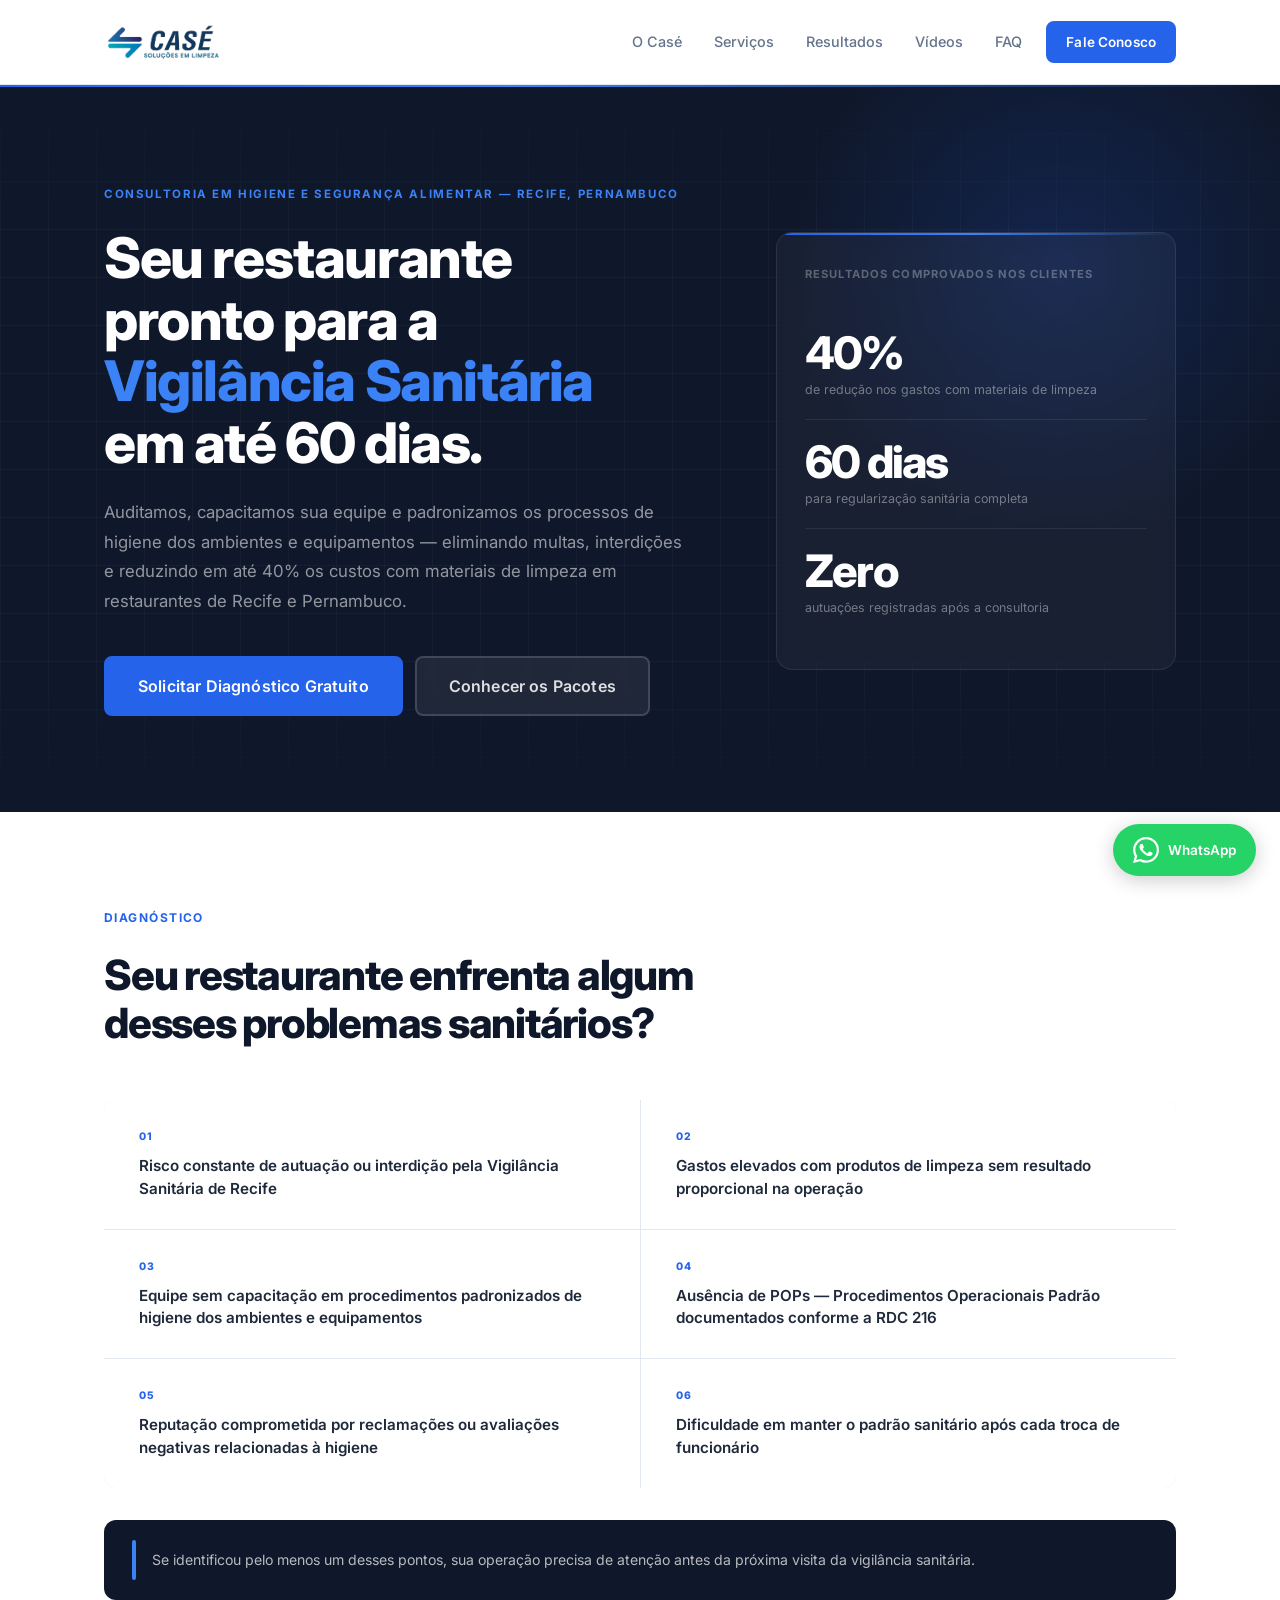
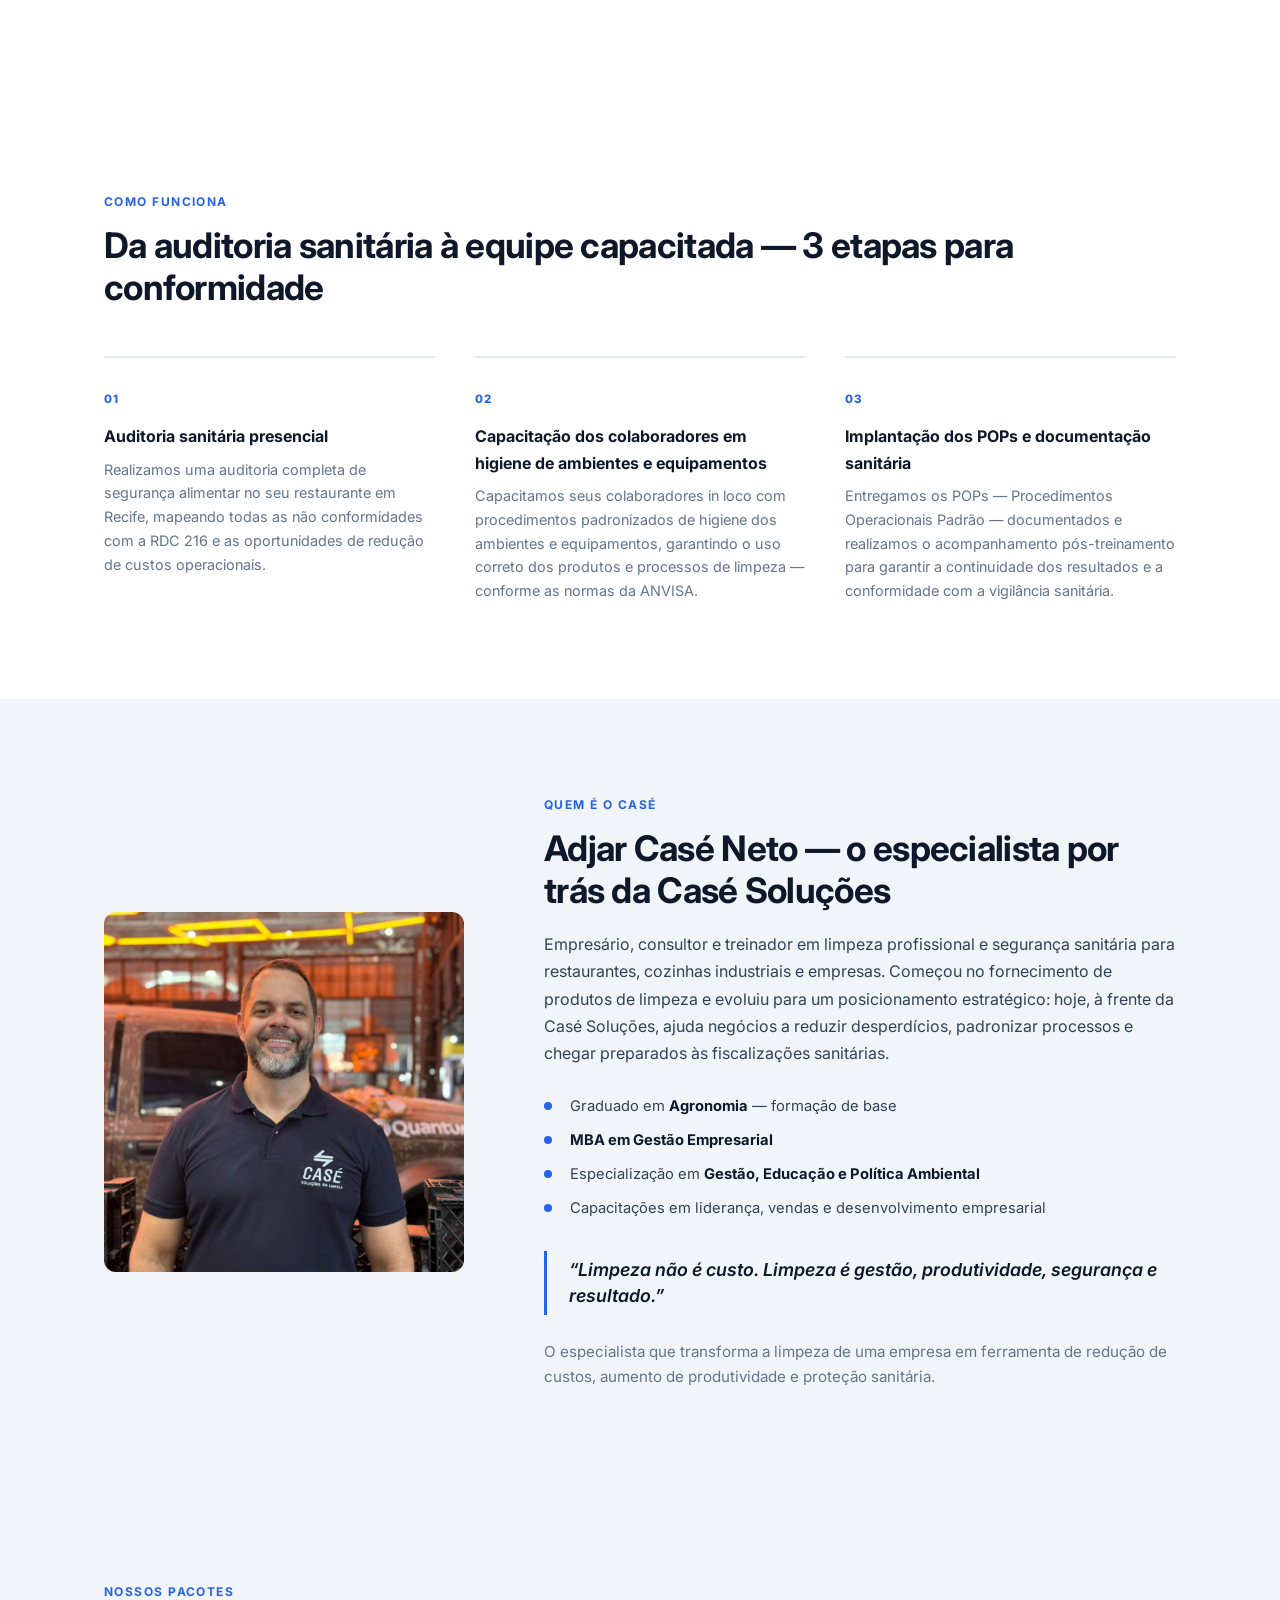
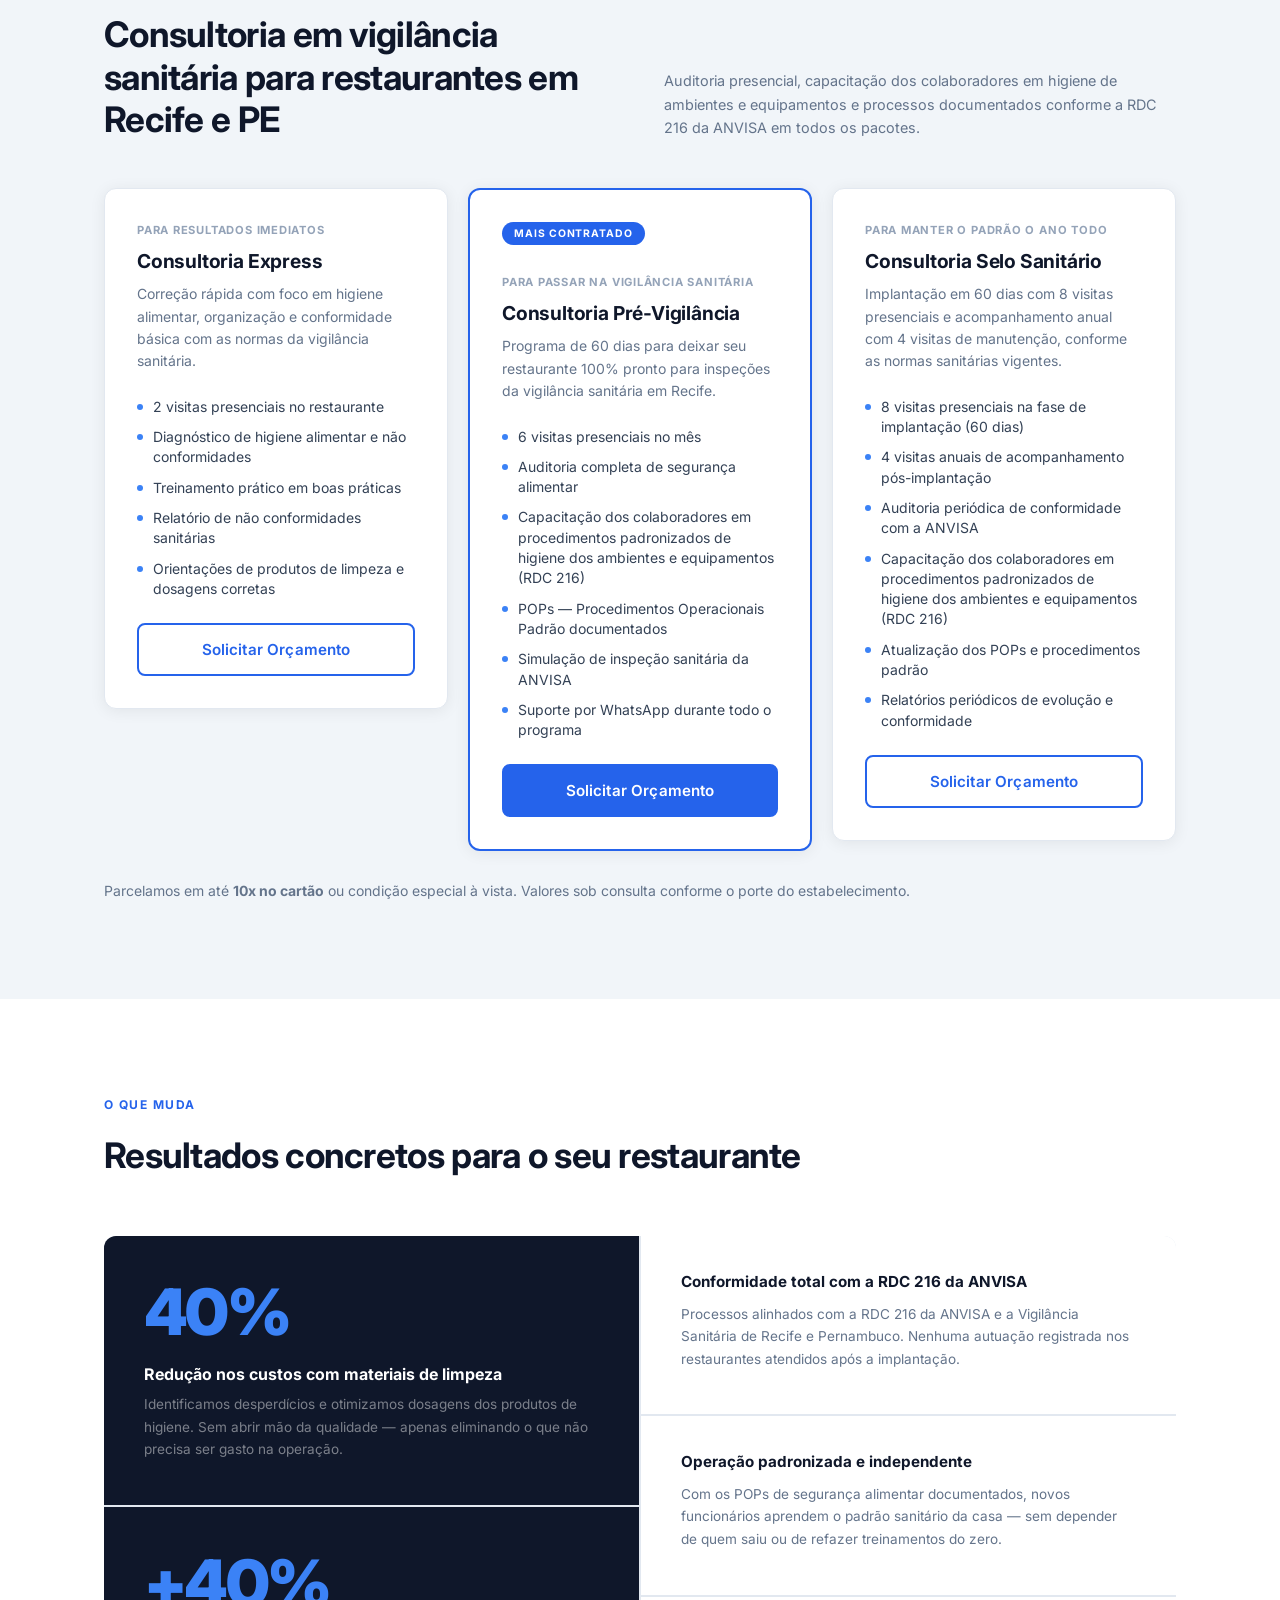
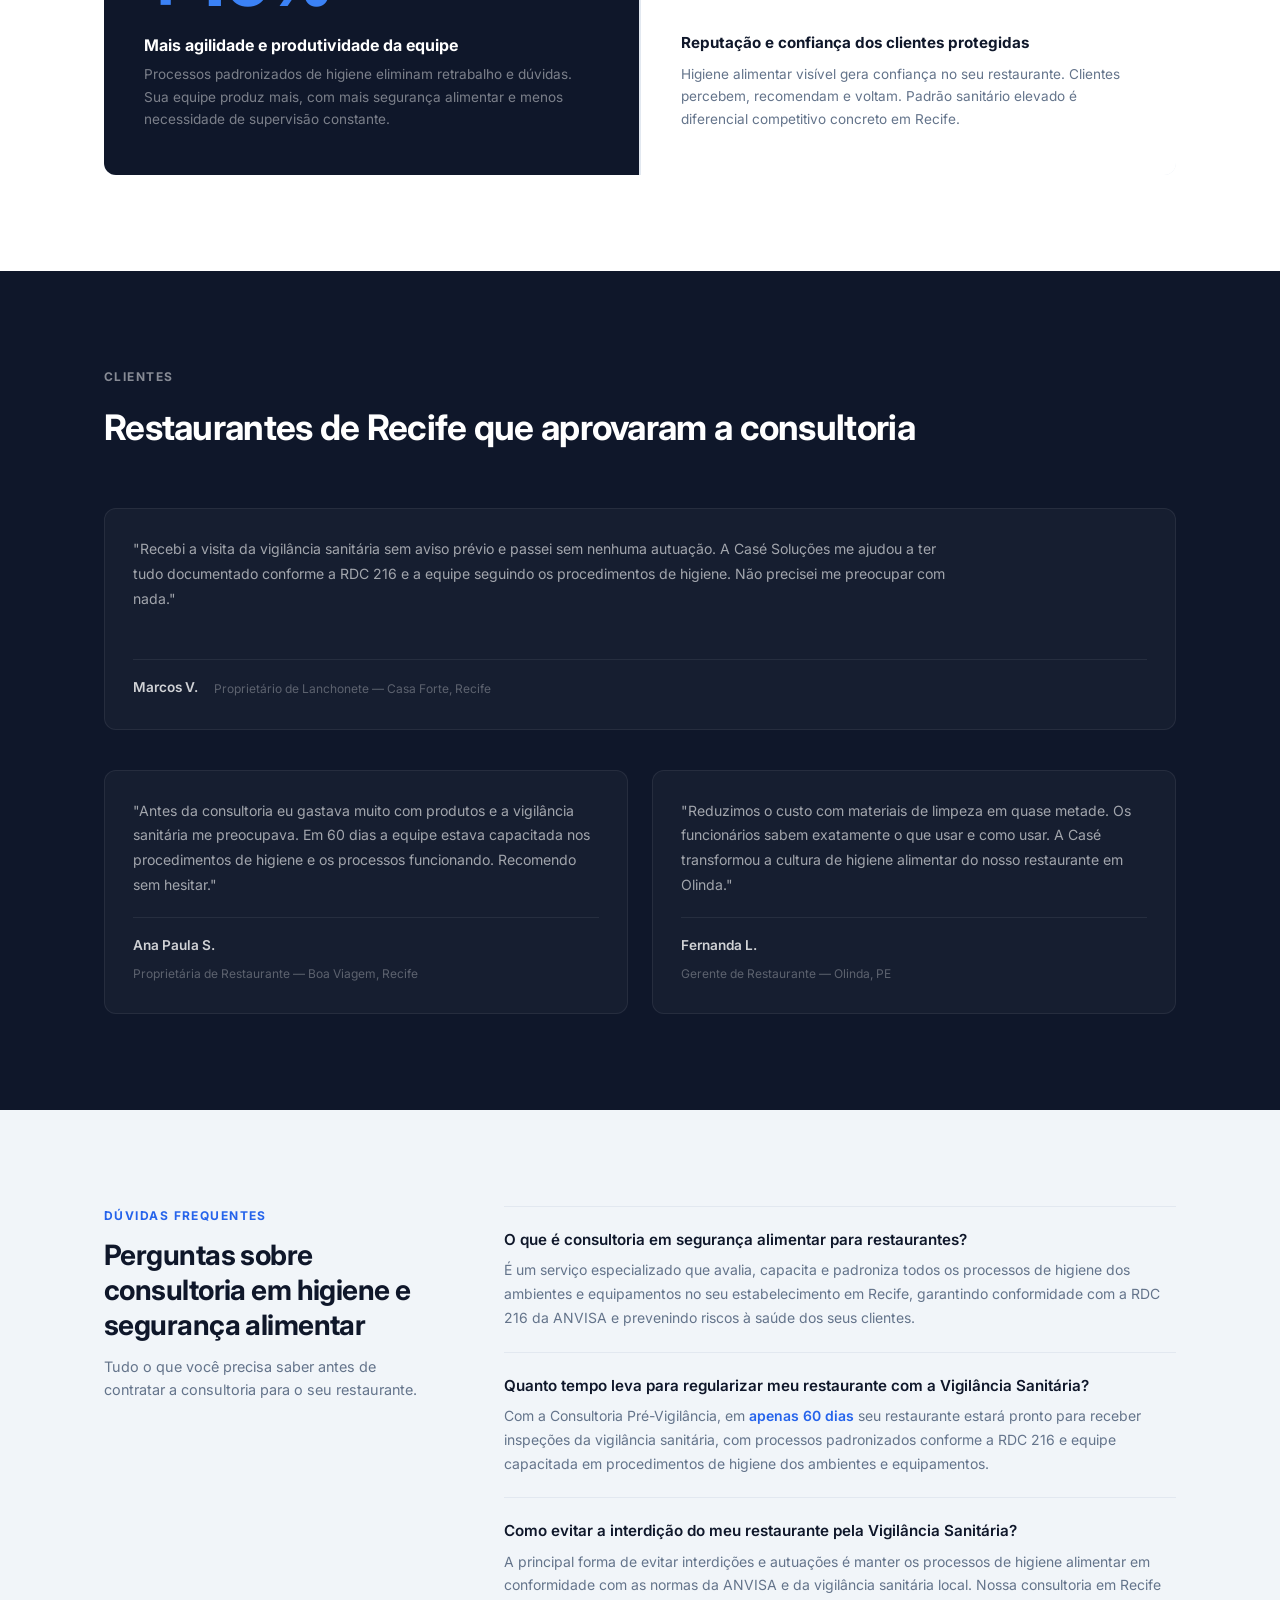
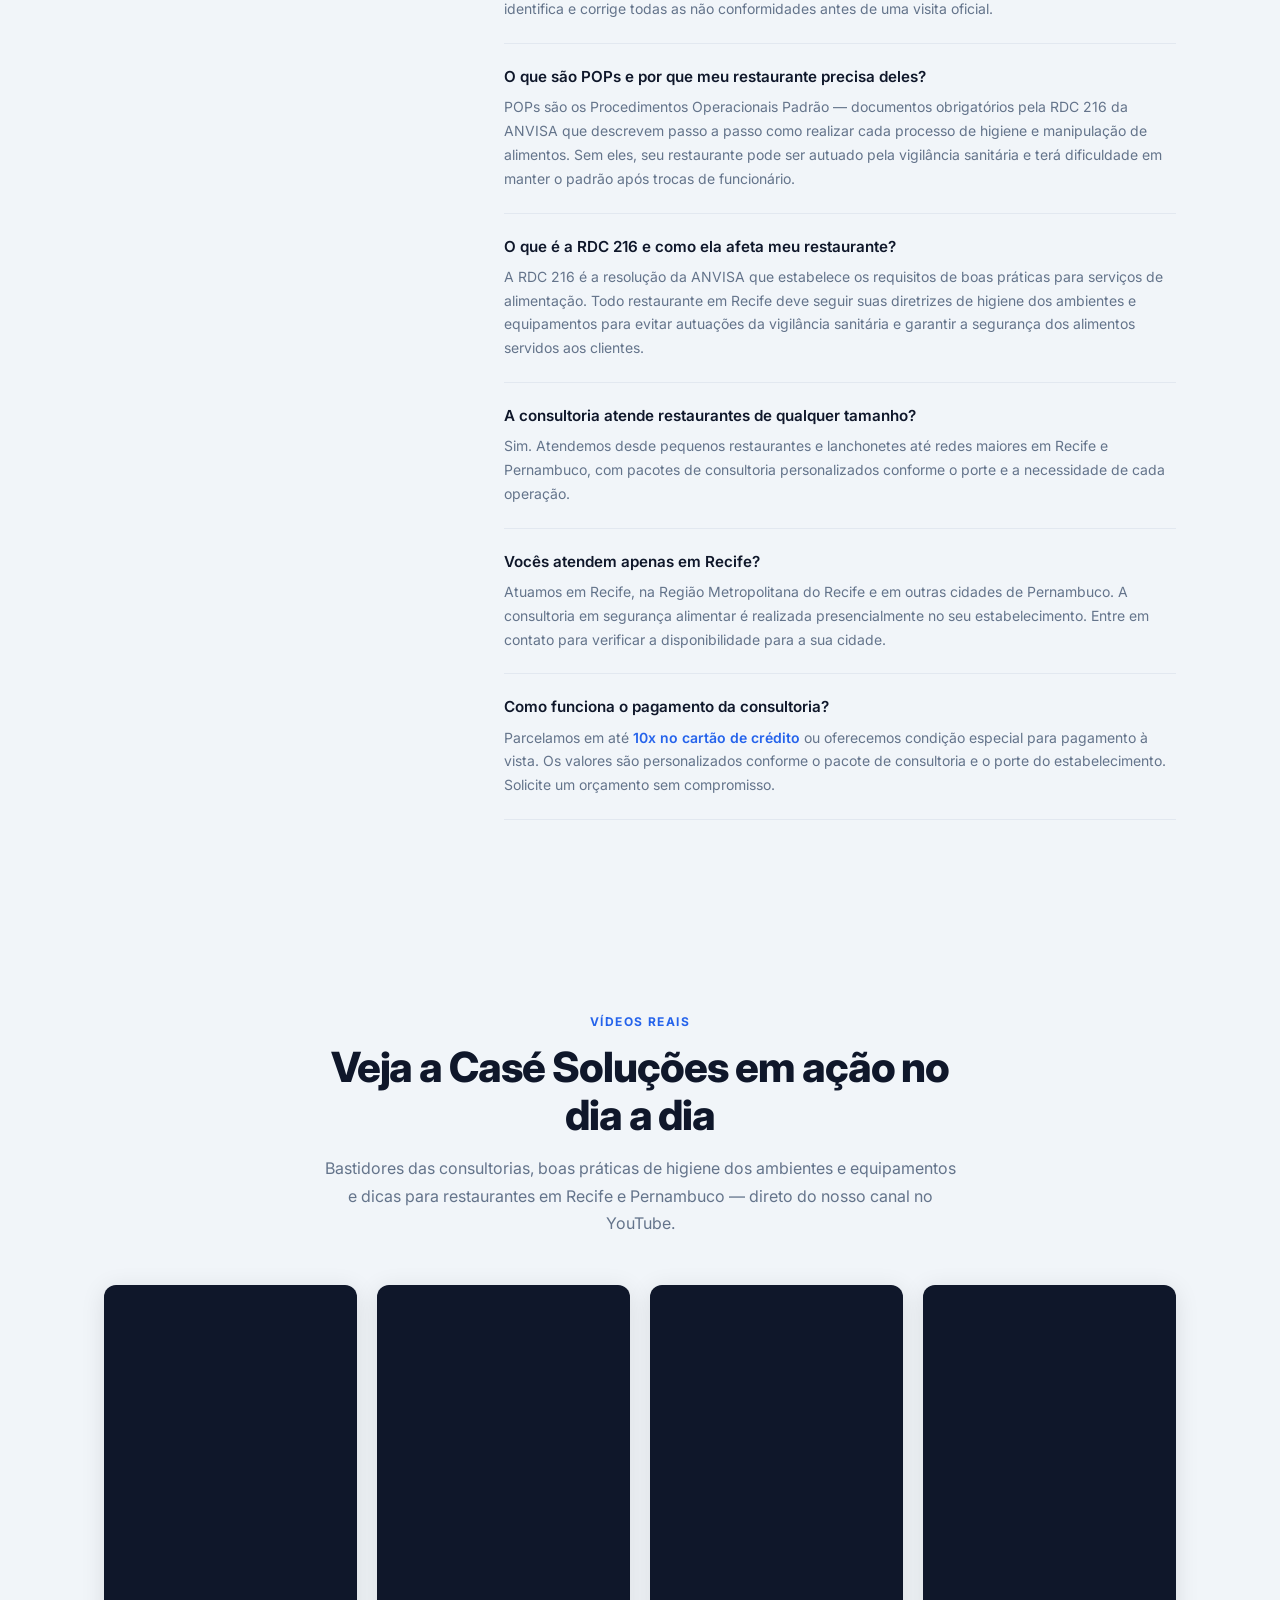
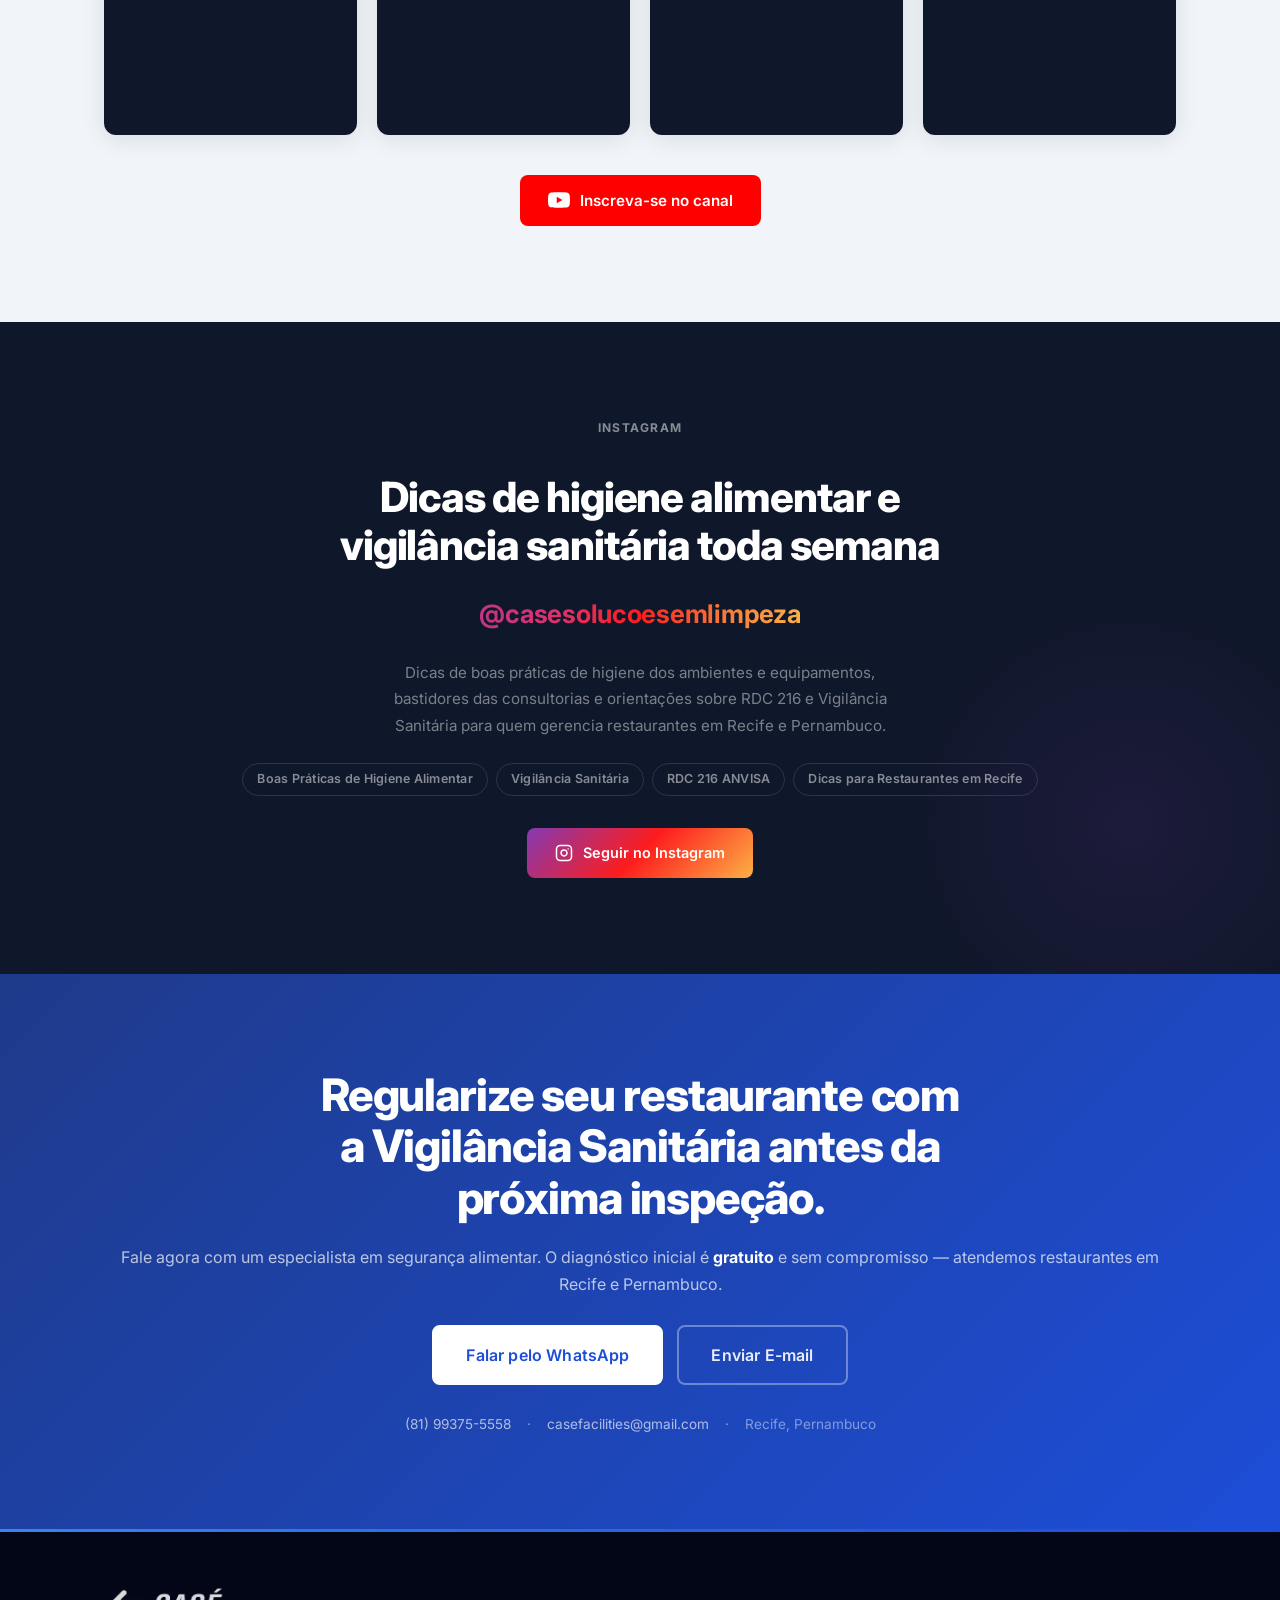
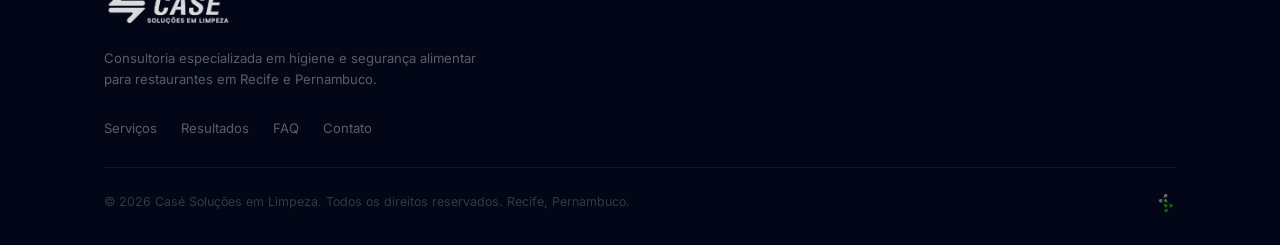
<file: index.html>
<!DOCTYPE html>
<html lang="pt-BR">
<head>
  <!-- Google Tag Manager -->
  <script>(function(w,d,s,l,i){w[l]=w[l]||[];w[l].push({'gtm.start':
  new Date().getTime(),event:'gtm.js'});var f=d.getElementsByTagName(s)[0],
  j=d.createElement(s),dl=l!='dataLayer'?'&l='+l:'';j.async=true;j.src=
  'https://www.googletagmanager.com/gtm.js?id='+i+dl;f.parentNode.insertBefore(j,f);
  })(window,document,'script','dataLayer','GTM-NW6PRR59');</script>
  <!-- End Google Tag Manager -->

  <meta charset="UTF-8" />
  <meta name="viewport" content="width=device-width, initial-scale=1.0" />

  <!-- SEO Primary -->
  <title>Consultoria em Higiene Alimentar para Restaurantes em Recife | Casé Soluções</title>
  <meta name="description" content="Evite multas e interdições da Vigilância Sanitária. Consultoria especializada em higiene e segurança alimentar para restaurantes em Recife e Pernambuco. Resultado em 60 dias. Fale agora." />
  <meta name="keywords" content="consultoria higiene alimentar restaurante, segurança alimentar Recife, vigilância sanitária restaurante, limpeza restaurante Recife, como evitar interdição restaurante, capacitação higiene ambientes equipamentos, treinamento higiene Pernambuco, consultoria sanitária Recife, RDC 216 restaurante" />
  <meta name="robots" content="index, follow, max-snippet:-1, max-image-preview:large, max-video-preview:-1" />
  <meta name="author" content="Casé Soluções em Limpeza" />
  <meta name="theme-color" content="#0f172a" />
  <link rel="canonical" href="https://www.casesolucoesemlimpeza.com.br/" />

  <!-- Google Search Console: substituir pelo código fornecido pelo Google -->
  <!-- <meta name="google-site-verification" content="SEU_CODIGO_AQUI" /> -->

  <!-- Open Graph -->
  <meta property="og:type" content="website" />
  <meta property="og:site_name" content="Casé Soluções em Limpeza" />
  <meta property="og:title" content="Consultoria em Higiene Alimentar para Restaurantes | Casé Soluções" />
  <meta property="og:description" content="Evite multas e interdições. Consultoria especializada em segurança alimentar para restaurantes em Recife e PE. Resultado em 60 dias." />
  <meta property="og:url" content="https://www.casesolucoesemlimpeza.com.br/" />
  <meta property="og:locale" content="pt_BR" />
  <meta property="og:image" content="https://www.casesolucoesemlimpeza.com.br/og-image.jpg" />
  <meta property="og:image:width" content="1200" />
  <meta property="og:image:height" content="630" />
  <meta property="og:image:alt" content="Casé Soluções em Limpeza — Consultoria em Higiene Alimentar para Restaurantes em Recife" />

  <!-- Twitter / X Card -->
  <meta name="twitter:card" content="summary_large_image" />
  <meta name="twitter:title" content="Consultoria em Higiene Alimentar para Restaurantes | Casé Soluções" />
  <meta name="twitter:description" content="Evite multas e interdições da Vigilância Sanitária. Consultoria especializada em segurança alimentar para restaurantes em Recife e PE." />
  <meta name="twitter:image" content="https://www.casesolucoesemlimpeza.com.br/og-image.jpg" />

  <!-- Schema.org: LocalBusiness -->
  <script type="application/ld+json">
  {
    "@context": "https://schema.org",
    "@type": "LocalBusiness",
    "name": "Casé Soluções em Limpeza",
    "description": "Consultoria especializada em higiene e segurança alimentar para restaurantes e estabelecimentos de alimentação em Recife e Pernambuco.",
    "image": "https://www.casesolucoesemlimpeza.com.br/logo.png",
    "logo": "https://www.casesolucoesemlimpeza.com.br/logo.png",
    "telephone": "+55-81-99375-5558",
    "email": "casefacilities@gmail.com",
    "address": {
      "@type": "PostalAddress",
      "addressLocality": "Recife",
      "addressRegion": "PE",
      "addressCountry": "BR"
    },
    "geo": {
      "@type": "GeoCoordinates",
      "latitude": -8.0476,
      "longitude": -34.8770
    },
    "areaServed": [
      {
        "@type": "City",
        "name": "Recife"
      },
      {
        "@type": "State",
        "name": "Pernambuco"
      }
    ],
    "priceRange": "$$",
    "url": "https://www.casesolucoesemlimpeza.com.br/",
    "sameAs": [
      "https://www.instagram.com/casesolucoesemlimpeza"
    ],
    "contactPoint": {
      "@type": "ContactPoint",
      "telephone": "+55-81-99375-5558",
      "contactType": "customer service",
      "contactOption": "TollFree",
      "availableLanguage": "Portuguese"
    }
  }
  </script>

  <!-- Schema.org: Serviços -->
  <script type="application/ld+json">
  {
    "@context": "https://schema.org",
    "@type": "Service",
    "serviceType": "Consultoria em Higiene e Segurança Alimentar",
    "name": "Consultoria em Segurança Alimentar para Restaurantes",
    "description": "Auditoria, capacitação dos colaboradores e padronização de processos de higiene dos ambientes e equipamentos para restaurantes e estabelecimentos de alimentação em Recife e Pernambuco.",
    "provider": {
      "@type": "LocalBusiness",
      "name": "Casé Soluções em Limpeza",
      "url": "https://www.casesolucoesemlimpeza.com.br/"
    },
    "areaServed": {
      "@type": "State",
      "name": "Pernambuco"
    },
    "hasOfferCatalog": {
      "@type": "OfferCatalog",
      "name": "Pacotes de Consultoria Sanitária",
      "itemListElement": [
        {
          "@type": "Offer",
          "itemOffered": {
            "@type": "Service",
            "name": "Consultoria Express",
            "description": "Correção rápida com 2 visitas presenciais, diagnóstico de higiene, treinamento prático e relatório de não conformidades."
          }
        },
        {
          "@type": "Offer",
          "itemOffered": {
            "@type": "Service",
            "name": "Consultoria Pré-Vigilância Sanitária",
            "description": "Programa de 60 dias com 6 visitas mensais, auditoria completa, capacitação dos colaboradores em higiene de ambientes e equipamentos (RDC 216), POPs documentados e simulação de inspeção sanitária."
          }
        },
        {
          "@type": "Offer",
          "itemOffered": {
            "@type": "Service",
            "name": "Consultoria Selo Sanitário",
            "description": "Implantação em 60 dias com 8 visitas presenciais e acompanhamento anual com 4 visitas de manutenção, auditoria periódica e atualização contínua dos procedimentos padrão."
          }
        }
      ]
    }
  }
  </script>

  <!-- Schema.org: FAQ -->
  <script type="application/ld+json">
  {
    "@context": "https://schema.org",
    "@type": "FAQPage",
    "mainEntity": [
      {
        "@type": "Question",
        "name": "O que é consultoria em segurança alimentar para restaurantes?",
        "acceptedAnswer": {
          "@type": "Answer",
          "text": "É um serviço especializado que avalia, capacita e padroniza todos os processos de higiene dos ambientes e equipamentos no seu estabelecimento em Recife, garantindo conformidade com a RDC 216 da ANVISA e prevenindo riscos à saúde dos seus clientes."
        }
      },
      {
        "@type": "Question",
        "name": "Quanto tempo leva para regularizar meu restaurante com a Vigilância Sanitária?",
        "acceptedAnswer": {
          "@type": "Answer",
          "text": "Com a Consultoria Pré-Vigilância, em apenas 60 dias seu restaurante estará pronto para receber inspeções da vigilância sanitária, com processos padronizados conforme a RDC 216 e equipe capacitada em procedimentos de higiene dos ambientes e equipamentos."
        }
      },
      {
        "@type": "Question",
        "name": "Como evitar a interdição do meu restaurante pela Vigilância Sanitária?",
        "acceptedAnswer": {
          "@type": "Answer",
          "text": "A principal forma de evitar interdições e autuações é manter os processos de higiene alimentar em conformidade com as normas da ANVISA e da vigilância sanitária local. Nossa consultoria em Recife identifica e corrige todas as não conformidades antes de uma visita oficial."
        }
      },
      {
        "@type": "Question",
        "name": "O que são POPs e por que meu restaurante precisa deles?",
        "acceptedAnswer": {
          "@type": "Answer",
          "text": "POPs são os Procedimentos Operacionais Padrão — documentos obrigatórios pela RDC 216 da ANVISA que descrevem passo a passo como realizar cada processo de higiene e manipulação de alimentos. Sem eles, seu restaurante pode ser autuado pela vigilância sanitária e terá dificuldade em manter o padrão após trocas de funcionário."
        }
      },
      {
        "@type": "Question",
        "name": "O que é a RDC 216 e como ela afeta meu restaurante?",
        "acceptedAnswer": {
          "@type": "Answer",
          "text": "A RDC 216 é a resolução da ANVISA que estabelece os requisitos de boas práticas para serviços de alimentação. Todo restaurante em Recife deve seguir suas diretrizes de higiene dos ambientes e equipamentos para evitar autuações da vigilância sanitária e garantir a segurança dos alimentos servidos aos clientes."
        }
      },
      {
        "@type": "Question",
        "name": "A consultoria atende restaurantes de qualquer tamanho?",
        "acceptedAnswer": {
          "@type": "Answer",
          "text": "Sim. Atendemos desde pequenos restaurantes e lanchonetes até redes maiores em Recife e Pernambuco, com pacotes de consultoria personalizados conforme o porte e a necessidade de cada operação."
        }
      },
      {
        "@type": "Question",
        "name": "Vocês atendem apenas em Recife?",
        "acceptedAnswer": {
          "@type": "Answer",
          "text": "Atuamos em Recife, na Região Metropolitana do Recife e em outras cidades de Pernambuco. A consultoria em segurança alimentar é realizada presencialmente no seu estabelecimento. Entre em contato para verificar a disponibilidade para a sua cidade."
        }
      },
      {
        "@type": "Question",
        "name": "Como funciona o pagamento da consultoria?",
        "acceptedAnswer": {
          "@type": "Answer",
          "text": "Parcelamos em até 10x no cartão de crédito ou oferecemos condição especial para pagamento à vista. Os valores são personalizados conforme o pacote de consultoria e o porte do estabelecimento. Solicite um orçamento sem compromisso."
        }
      }
    ]
  }
  </script>

  <!-- Schema.org: Vídeos (VideoObject) -->
  <script type="application/ld+json">
  {
    "@context": "https://schema.org",
    "@graph": [
      {
        "@type": "VideoObject",
        "name": "Limpeza de chapa no restaurante — higienização correta",
        "description": "Como higienizar a chapa do restaurante do jeito certo: remoção dos resíduos ainda morna, desengordurante na diluição correta, ação mecânica com fibra adequada e secagem completa. Padrão de limpeza que evita contaminação cruzada e aumenta a vida útil do equipamento.",
        "thumbnailUrl": "https://i.ytimg.com/vi/oby16nbcaQY/hqdefault.jpg",
        "uploadDate": "2026-05-25T11:00:33-07:00",
        "duration": "PT2M13S",
        "contentUrl": "https://www.youtube.com/watch?v=oby16nbcaQY",
        "embedUrl": "https://www.youtube.com/embed/oby16nbcaQY",
        "publisher": {
          "@type": "Organization",
          "name": "Casé Soluções em Limpeza",
          "logo": {
            "@type": "ImageObject",
            "url": "https://www.casesolucoesemlimpeza.com.br/logo.png"
          }
        }
      },
      {
        "@type": "VideoObject",
        "name": "Consultoria de higiene é necessária no seu restaurante?",
        "description": "Limpeza não é opinião, é procedimento. Quando você acha que está limpo mas não está, quem paga é o cliente — e depois a fiscalização. Veja por que a consultoria de higiene evita multas, perda de clientes e problemas com a Vigilância Sanitária.",
        "thumbnailUrl": "https://i.ytimg.com/vi/M7cMYMrWpzY/hqdefault.jpg",
        "uploadDate": "2026-05-27T11:00:04-07:00",
        "duration": "PT32S",
        "contentUrl": "https://www.youtube.com/watch?v=M7cMYMrWpzY",
        "embedUrl": "https://www.youtube.com/embed/M7cMYMrWpzY",
        "publisher": {
          "@type": "Organization",
          "name": "Casé Soluções em Limpeza",
          "logo": {
            "@type": "ImageObject",
            "url": "https://www.casesolucoesemlimpeza.com.br/logo.png"
          }
        }
      },
      {
        "@type": "VideoObject",
        "name": "Quando a Vigilância Sanitária vai embora do seu restaurante?",
        "description": "A Vigilância Sanitária não persegue restaurante, ela encontra erros: gordura acumulada, limpeza sem padrão, contaminação cruzada e processos improvisados. Se o fiscal voltar hoje, seu restaurante passa ou trava? Veja como organizar a limpeza e criar padrão.",
        "thumbnailUrl": "https://i.ytimg.com/vi/j72gncvP8Ug/hqdefault.jpg",
        "uploadDate": "2026-06-01T11:00:04-07:00",
        "duration": "PT49S",
        "contentUrl": "https://www.youtube.com/watch?v=j72gncvP8Ug",
        "embedUrl": "https://www.youtube.com/embed/j72gncvP8Ug",
        "publisher": {
          "@type": "Organization",
          "name": "Casé Soluções em Limpeza",
          "logo": {
            "@type": "ImageObject",
            "url": "https://www.casesolucoesemlimpeza.com.br/logo.png"
          }
        }
      },
      {
        "@type": "VideoObject",
        "name": "Como a Consultoria Express pode ajudar o seu restaurante",
        "description": "Seu restaurante não precisa viver com medo da Vigilância Sanitária — precisa da auditoria certa, no momento certo. Conheça os 3 caminhos da Casé Soluções: Consultoria Express, Selo Sanitário e Pré-Vigilância Sanitária, cada um para uma realidade diferente.",
        "thumbnailUrl": "https://i.ytimg.com/vi/7d9cmTgXyz4/hqdefault.jpg",
        "uploadDate": "2026-05-22T14:30:01-07:00",
        "duration": "PT31S",
        "contentUrl": "https://www.youtube.com/watch?v=7d9cmTgXyz4",
        "embedUrl": "https://www.youtube.com/embed/7d9cmTgXyz4",
        "publisher": {
          "@type": "Organization",
          "name": "Casé Soluções em Limpeza",
          "logo": {
            "@type": "ImageObject",
            "url": "https://www.casesolucoesemlimpeza.com.br/logo.png"
          }
        }
      }
    ]
  }
  </script>

  <link rel="icon" type="image/png" href="favicon-case.png" />
  <link rel="apple-touch-icon" href="favicon-case.png" />
  <link rel="preload" href="logo.png" as="image" />
  <link rel="stylesheet" href="styles.css" />
  <link rel="preconnect" href="https://fonts.googleapis.com" />
  <link rel="preconnect" href="https://fonts.gstatic.com" crossorigin />
  <link href="https://fonts.googleapis.com/css2?family=Inter:wght@400;500;600;700;800;900&display=swap" rel="stylesheet" />
</head>
<body>
  <!-- Google Tag Manager (noscript) -->
  <noscript><iframe src="https://www.googletagmanager.com/ns.html?id=GTM-NW6PRR59"
  height="0" width="0" style="display:none;visibility:hidden"></iframe></noscript>
  <!-- End Google Tag Manager (noscript) -->

  <!-- ===== HEADER ===== -->
  <header class="header" role="banner">
    <div class="container header__inner">
      <a href="/" class="logo" aria-label="Casé Soluções em Limpeza - Início">
        <img src="logo.png" alt="Casé Soluções em Limpeza" height="48" />
      </a>
      <nav class="header__nav" id="header-nav" aria-label="Navegação principal">
        <a href="#quem-e-o-case">O Casé</a>
        <a href="#servicos">Serviços</a>
        <a href="#resultados">Resultados</a>
        <a href="#videos">Vídeos</a>
        <a href="#faq">FAQ</a>
      </nav>
      <div class="header__actions">
        <a href="#contato" class="btn btn--primary btn--sm">Fale Conosco</a>
        <button class="header__toggle" type="button" aria-label="Abrir menu de navegação" aria-expanded="false" aria-controls="header-nav">
          <span class="header__toggle-bar"></span>
          <span class="header__toggle-bar"></span>
          <span class="header__toggle-bar"></span>
        </button>
      </div>
    </div>
  </header>

  <main>

    <!-- ===== HERO ===== -->
    <section class="hero" id="inicio" aria-labelledby="hero-title" aria-label="Consultoria em segurança alimentar para restaurantes em Recife">

      <!-- Decoração de fundo -->
      <div class="hero__bg-grid" aria-hidden="true"></div>
      <div class="hero__bg-glow" aria-hidden="true"></div>

      <div class="container hero__inner">

        <div class="hero__content">
          <p class="hero__eyebrow">Consultoria em Higiene e Segurança Alimentar — Recife, Pernambuco</p>

          <h1 id="hero-title">
            Seu restaurante pronto para a<br />
            <span class="hero__accent">Vigilância Sanitária</span><br />
            em até 60 dias.
          </h1>

          <p class="hero__sub">
            Auditamos, capacitamos sua equipe e padronizamos os processos de higiene dos ambientes e equipamentos — eliminando multas, interdições e reduzindo em até 40% os custos com materiais de limpeza em restaurantes de Recife e Pernambuco.
          </p>

          <div class="hero__ctas">
            <a
              href="https://wa.me/5581993755558?text=Ol%C3%A1!%20Quero%20saber%20mais%20sobre%20a%20consultoria%20para%20meu%20restaurante."
              target="_blank"
              rel="noopener noreferrer"
              class="btn btn--primary btn--lg"
            >
              Solicitar Diagnóstico Gratuito
            </a>
            <a href="#servicos" class="btn btn--hero-secondary btn--lg">
              Conhecer os Pacotes
            </a>
          </div>
        </div>

        <div class="hero__aside" aria-hidden="true">
          <div class="hero__aside-card">
            <p class="hero__aside-label">Resultados comprovados nos clientes</p>
            <div class="hero__aside-stat">
              <span class="hero__aside-num">40%</span>
              <span class="hero__aside-desc">de redução nos gastos com materiais de limpeza</span>
            </div>
            <div class="hero__aside-divider"></div>
            <div class="hero__aside-stat">
              <span class="hero__aside-num">60 dias</span>
              <span class="hero__aside-desc">para regularização sanitária completa</span>
            </div>
            <div class="hero__aside-divider"></div>
            <div class="hero__aside-stat">
              <span class="hero__aside-num">Zero</span>
              <span class="hero__aside-desc">autuações registradas após a consultoria</span>
            </div>
          </div>
        </div>

      </div>
    </section>

    <!-- ===== PROBLEMA ===== -->
    <section class="problem" id="diagnostico" aria-labelledby="problem-title" aria-label="Diagnóstico de não conformidades sanitárias em restaurantes">
      <div class="container">
        <div class="problem__header">
          <p class="section__label">Diagnóstico</p>
          <h2 id="problem-title">Seu restaurante enfrenta algum desses problemas sanitários?</h2>
        </div>
        <ol class="problem__list" role="list">
          <li class="problem__item">
            <span class="problem__num" aria-hidden="true">01</span>
            <p>Risco constante de autuação ou interdição pela Vigilância Sanitária de Recife</p>
          </li>
          <li class="problem__item">
            <span class="problem__num" aria-hidden="true">02</span>
            <p>Gastos elevados com produtos de limpeza sem resultado proporcional na operação</p>
          </li>
          <li class="problem__item">
            <span class="problem__num" aria-hidden="true">03</span>
            <p>Equipe sem capacitação em procedimentos padronizados de higiene dos ambientes e equipamentos</p>
          </li>
          <li class="problem__item">
            <span class="problem__num" aria-hidden="true">04</span>
            <p>Ausência de POPs — Procedimentos Operacionais Padrão documentados conforme a RDC 216</p>
          </li>
          <li class="problem__item">
            <span class="problem__num" aria-hidden="true">05</span>
            <p>Reputação comprometida por reclamações ou avaliações negativas relacionadas à higiene</p>
          </li>
          <li class="problem__item">
            <span class="problem__num" aria-hidden="true">06</span>
            <p>Dificuldade em manter o padrão sanitário após cada troca de funcionário</p>
          </li>
        </ol>
        <p class="problem__note">
          Se identificou pelo menos um desses pontos, sua operação precisa de atenção antes da próxima visita da vigilância sanitária.
        </p>
      </div>
    </section>

    <!-- ===== SOLUÇÃO ===== -->
    <section class="solution" id="como-funciona" aria-labelledby="solution-title" aria-label="Como funciona a consultoria em segurança alimentar da Casé Soluções">
      <div class="container solution__inner">
        <div class="solution__text">
          <p class="section__label">Como funciona</p>
          <h2 id="solution-title">Da auditoria sanitária à equipe capacitada — 3 etapas para conformidade</h2>
          <ol class="solution__steps" role="list">
            <li class="solution__step">
              <span class="step-num" aria-hidden="true">01</span>
              <div>
                <h3>Auditoria sanitária presencial</h3>
                <p>Realizamos uma auditoria completa de segurança alimentar no seu restaurante em Recife, mapeando todas as não conformidades com a RDC 216 e as oportunidades de redução de custos operacionais.</p>
              </div>
            </li>
            <li class="solution__step">
              <span class="step-num" aria-hidden="true">02</span>
              <div>
                <h3>Capacitação dos colaboradores em higiene de ambientes e equipamentos</h3>
                <p>Capacitamos seus colaboradores in loco com procedimentos padronizados de higiene dos ambientes e equipamentos, garantindo o uso correto dos produtos e processos de limpeza — conforme as normas da ANVISA.</p>
              </div>
            </li>
            <li class="solution__step">
              <span class="step-num" aria-hidden="true">03</span>
              <div>
                <h3>Implantação dos POPs e documentação sanitária</h3>
                <p>Entregamos os POPs — Procedimentos Operacionais Padrão — documentados e realizamos o acompanhamento pós-treinamento para garantir a continuidade dos resultados e a conformidade com a vigilância sanitária.</p>
              </div>
            </li>
          </ol>
        </div>
      </div>
    </section>

    <!-- ===== QUEM É O CASÉ ===== -->
    <section class="about" id="quem-e-o-case" aria-labelledby="about-title" aria-label="Quem é Adjar Casé Neto, especialista à frente da Casé Soluções">
      <div class="container about__inner">
        <div class="about__photo">
          <img
            src="foto-case.png"
            alt="Adjar Casé Neto, fundador e consultor da Casé Soluções em Limpeza"
            width="480"
            height="480"
            loading="lazy"
            decoding="async"
          />
        </div>
        <div class="about__text">
          <p class="section__label">Quem é o Casé</p>
          <h2 id="about-title">Adjar Casé Neto — o especialista por trás da Casé Soluções</h2>
          <p class="about__lead">Empresário, consultor e treinador em limpeza profissional e segurança sanitária para restaurantes, cozinhas industriais e empresas. Começou no fornecimento de produtos de limpeza e evoluiu para um posicionamento estratégico: hoje, à frente da Casé Soluções, ajuda negócios a reduzir desperdícios, padronizar processos e chegar preparados às fiscalizações sanitárias.</p>
          <ul class="about__creds" aria-label="Formação de Adjar Casé Neto">
            <li>Graduado em <strong>Agronomia</strong> — formação de base</li>
            <li><strong>MBA em Gestão Empresarial</strong></li>
            <li>Especialização em <strong>Gestão, Educação e Política Ambiental</strong></li>
            <li>Capacitações em liderança, vendas e desenvolvimento empresarial</li>
          </ul>
          <blockquote class="about__quote">“Limpeza não é custo. Limpeza é gestão, produtividade, segurança e resultado.”</blockquote>
          <p class="about__close">O especialista que transforma a limpeza de uma empresa em ferramenta de redução de custos, aumento de produtividade e proteção sanitária.</p>
        </div>
      </div>
    </section>

    <!-- ===== SERVIÇOS ===== -->
    <section class="services" id="servicos" aria-labelledby="services-title" aria-label="Pacotes de consultoria em vigilância sanitária para restaurantes em Recife">
      <div class="container">
        <div class="services__header">
          <div>
            <p class="section__label">Nossos pacotes</p>
            <h2 id="services-title">Consultoria em vigilância sanitária para restaurantes em Recife e PE</h2>
          </div>
          <p class="services__sub">Auditoria presencial, capacitação dos colaboradores em higiene de ambientes e equipamentos e processos documentados conforme a RDC 216 da ANVISA em todos os pacotes.</p>
        </div>

        <div class="plans" role="list">

          <article class="plan" role="listitem" aria-label="Pacote Consultoria Express — higiene alimentar para restaurantes">
            <div class="plan__header">
              <p class="plan__tag">Para resultados imediatos</p>
              <h3 class="plan__name">Consultoria Express</h3>
              <p class="plan__desc">Correção rápida com foco em higiene alimentar, organização e conformidade básica com as normas da vigilância sanitária.</p>
            </div>
            <ul class="plan__features" role="list">
              <li>2 visitas presenciais no restaurante</li>
              <li>Diagnóstico de higiene alimentar e não conformidades</li>
              <li>Treinamento prático em boas práticas</li>
              <li>Relatório de não conformidades sanitárias</li>
              <li>Orientações de produtos de limpeza e dosagens corretas</li>
            </ul>
            <a
              href="https://wa.me/5581993755558?text=Quero%20saber%20mais%20sobre%20a%20Consultoria%20Express"
              target="_blank"
              rel="noopener noreferrer"
              class="btn btn--outline"
              aria-label="Solicitar orçamento da Consultoria Express via WhatsApp"
            >Solicitar Orçamento</a>
          </article>

          <article class="plan plan--featured" role="listitem" aria-label="Pacote Consultoria Pré-Vigilância Sanitária — preparação completa em 60 dias">
            <p class="plan__highlight-label">Mais contratado</p>
            <div class="plan__header">
              <p class="plan__tag">Para passar na Vigilância Sanitária</p>
              <h3 class="plan__name">Consultoria Pré-Vigilância</h3>
              <p class="plan__desc">Programa de 60 dias para deixar seu restaurante 100% pronto para inspeções da vigilância sanitária em Recife.</p>
            </div>
            <ul class="plan__features" role="list">
              <li>6 visitas presenciais no mês</li>
              <li>Auditoria completa de segurança alimentar</li>
              <li>Capacitação dos colaboradores em procedimentos padronizados de higiene dos ambientes e equipamentos (RDC 216)</li>
              <li>POPs — Procedimentos Operacionais Padrão documentados</li>
              <li>Simulação de inspeção sanitária da ANVISA</li>
              <li>Suporte por WhatsApp durante todo o programa</li>
            </ul>
            <a
              href="https://wa.me/5581993755558?text=Quero%20saber%20mais%20sobre%20a%20Consultoria%20Pr%C3%A9-Vigil%C3%A2ncia"
              target="_blank"
              rel="noopener noreferrer"
              class="btn btn--primary"
              aria-label="Solicitar orçamento da Consultoria Pré-Vigilância via WhatsApp"
            >Solicitar Orçamento</a>
          </article>

          <article class="plan" role="listitem" aria-label="Pacote Consultoria Selo Sanitário — implantação em 60 dias e acompanhamento anual">
            <div class="plan__header">
              <p class="plan__tag">Para manter o padrão o ano todo</p>
              <h3 class="plan__name">Consultoria Selo Sanitário</h3>
              <p class="plan__desc">Implantação em 60 dias com 8 visitas presenciais e acompanhamento anual com 4 visitas de manutenção, conforme as normas sanitárias vigentes.</p>
            </div>
            <ul class="plan__features" role="list">
              <li>8 visitas presenciais na fase de implantação (60 dias)</li>
              <li>4 visitas anuais de acompanhamento pós-implantação</li>
              <li>Auditoria periódica de conformidade com a ANVISA</li>
              <li>Capacitação dos colaboradores em procedimentos padronizados de higiene dos ambientes e equipamentos (RDC 216)</li>
              <li>Atualização dos POPs e procedimentos padrão</li>
              <li>Relatórios periódicos de evolução e conformidade</li>
            </ul>
            <a
              href="https://wa.me/5581993755558?text=Quero%20saber%20mais%20sobre%20o%20Selo%20Sanit%C3%A1rio"
              target="_blank"
              rel="noopener noreferrer"
              class="btn btn--outline"
              aria-label="Solicitar orçamento do Consultoria Selo Sanitário via WhatsApp"
            >Solicitar Orçamento</a>
          </article>

        </div>

        <p class="plans__note">
          Parcelamos em até <strong>10x no cartão</strong> ou condição especial à vista. Valores sob consulta conforme o porte do estabelecimento.
        </p>
      </div>
    </section>

    <!-- ===== RESULTADOS ===== -->
    <section class="results" id="resultados" aria-labelledby="results-title" aria-label="Resultados da consultoria em segurança alimentar para restaurantes em Recife">
      <div class="container">
        <p class="section__label">O que muda</p>
        <h2 id="results-title">Resultados concretos para o seu restaurante</h2>
        <div class="results__layout">
          <div class="results__big">
            <div class="result__big-item">
              <span class="result__big-num">40%</span>
              <div class="result__big-text">
                <h3>Redução nos custos com materiais de limpeza</h3>
                <p>Identificamos desperdícios e otimizamos dosagens dos produtos de higiene. Sem abrir mão da qualidade — apenas eliminando o que não precisa ser gasto na operação.</p>
              </div>
            </div>
            <div class="result__big-item">
              <span class="result__big-num">+40%</span>
              <div class="result__big-text">
                <h3>Mais agilidade e produtividade da equipe</h3>
                <p>Processos padronizados de higiene eliminam retrabalho e dúvidas. Sua equipe produz mais, com mais segurança alimentar e menos necessidade de supervisão constante.</p>
              </div>
            </div>
          </div>
          <div class="results__list">
            <div class="result__list-item">
              <h3>Conformidade total com a RDC 216 da ANVISA</h3>
              <p>Processos alinhados com a RDC 216 da ANVISA e a Vigilância Sanitária de Recife e Pernambuco. Nenhuma autuação registrada nos restaurantes atendidos após a implantação.</p>
            </div>
            <div class="result__list-item">
              <h3>Operação padronizada e independente</h3>
              <p>Com os POPs de segurança alimentar documentados, novos funcionários aprendem o padrão sanitário da casa — sem depender de quem saiu ou de refazer treinamentos do zero.</p>
            </div>
            <div class="result__list-item">
              <h3>Reputação e confiança dos clientes protegidas</h3>
              <p>Higiene alimentar visível gera confiança no seu restaurante. Clientes percebem, recomendam e voltam. Padrão sanitário elevado é diferencial competitivo concreto em Recife.</p>
            </div>
          </div>
        </div>
      </div>
    </section>

    <!-- ===== DEPOIMENTOS ===== -->
    <section class="testimonials" id="depoimentos" aria-labelledby="testimonials-title" aria-label="Depoimentos de restaurantes atendidos pela Casé Soluções em Recife">
      <div class="container">
        <div class="testimonials__header">
          <p class="section__label section__label--light">Clientes</p>
          <h2 id="testimonials-title">Restaurantes de Recife que aprovaram a consultoria</h2>
        </div>

        <blockquote class="testimonial testimonial--featured">
          <p>"Recebi a visita da vigilância sanitária sem aviso prévio e passei sem nenhuma autuação. A Casé Soluções me ajudou a ter tudo documentado conforme a RDC 216 e a equipe seguindo os procedimentos de higiene. Não precisei me preocupar com nada."</p>
          <footer>
            <cite>Marcos V.</cite>
            <span>Proprietário de Lanchonete — Casa Forte, Recife</span>
          </footer>
        </blockquote>

        <div class="testimonials__row">
          <blockquote class="testimonial">
            <p>"Antes da consultoria eu gastava muito com produtos e a vigilância sanitária me preocupava. Em 60 dias a equipe estava capacitada nos procedimentos de higiene e os processos funcionando. Recomendo sem hesitar."</p>
            <footer>
              <cite>Ana Paula S.</cite>
              <span>Proprietária de Restaurante — Boa Viagem, Recife</span>
            </footer>
          </blockquote>
          <blockquote class="testimonial">
            <p>"Reduzimos o custo com materiais de limpeza em quase metade. Os funcionários sabem exatamente o que usar e como usar. A Casé transformou a cultura de higiene alimentar do nosso restaurante em Olinda."</p>
            <footer>
              <cite>Fernanda L.</cite>
              <span>Gerente de Restaurante — Olinda, PE</span>
            </footer>
          </blockquote>
        </div>
      </div>
    </section>

    <!-- ===== FAQ ===== -->
    <section class="faq" id="faq" aria-labelledby="faq-title" aria-label="Perguntas frequentes sobre consultoria em segurança alimentar para restaurantes em Recife">
      <div class="container faq__inner">
        <div class="faq__header">
          <p class="section__label">Dúvidas frequentes</p>
          <h2 id="faq-title">Perguntas sobre consultoria em higiene e segurança alimentar</h2>
          <p class="faq__sub">Tudo o que você precisa saber antes de contratar a consultoria para o seu restaurante.</p>
        </div>
        <dl class="faq__list">
          <div class="faq__item">
            <dt>O que é consultoria em segurança alimentar para restaurantes?</dt>
            <dd>É um serviço especializado que avalia, capacita e padroniza todos os processos de higiene dos ambientes e equipamentos no seu estabelecimento em Recife, garantindo conformidade com a RDC 216 da ANVISA e prevenindo riscos à saúde dos seus clientes.</dd>
          </div>
          <div class="faq__item">
            <dt>Quanto tempo leva para regularizar meu restaurante com a Vigilância Sanitária?</dt>
            <dd>Com a Consultoria Pré-Vigilância, em <strong>apenas 60 dias</strong> seu restaurante estará pronto para receber inspeções da vigilância sanitária, com processos padronizados conforme a RDC 216 e equipe capacitada em procedimentos de higiene dos ambientes e equipamentos.</dd>
          </div>
          <div class="faq__item">
            <dt>Como evitar a interdição do meu restaurante pela Vigilância Sanitária?</dt>
            <dd>A principal forma de evitar interdições e autuações é manter os processos de higiene alimentar em conformidade com as normas da ANVISA e da vigilância sanitária local. Nossa consultoria em Recife identifica e corrige todas as não conformidades antes de uma visita oficial.</dd>
          </div>
          <div class="faq__item">
            <dt>O que são POPs e por que meu restaurante precisa deles?</dt>
            <dd>POPs são os Procedimentos Operacionais Padrão — documentos obrigatórios pela RDC 216 da ANVISA que descrevem passo a passo como realizar cada processo de higiene e manipulação de alimentos. Sem eles, seu restaurante pode ser autuado pela vigilância sanitária e terá dificuldade em manter o padrão após trocas de funcionário.</dd>
          </div>
          <div class="faq__item">
            <dt>O que é a RDC 216 e como ela afeta meu restaurante?</dt>
            <dd>A RDC 216 é a resolução da ANVISA que estabelece os requisitos de boas práticas para serviços de alimentação. Todo restaurante em Recife deve seguir suas diretrizes de higiene dos ambientes e equipamentos para evitar autuações da vigilância sanitária e garantir a segurança dos alimentos servidos aos clientes.</dd>
          </div>
          <div class="faq__item">
            <dt>A consultoria atende restaurantes de qualquer tamanho?</dt>
            <dd>Sim. Atendemos desde pequenos restaurantes e lanchonetes até redes maiores em Recife e Pernambuco, com pacotes de consultoria personalizados conforme o porte e a necessidade de cada operação.</dd>
          </div>
          <div class="faq__item">
            <dt>Vocês atendem apenas em Recife?</dt>
            <dd>Atuamos em Recife, na Região Metropolitana do Recife e em outras cidades de Pernambuco. A consultoria em segurança alimentar é realizada presencialmente no seu estabelecimento. Entre em contato para verificar a disponibilidade para a sua cidade.</dd>
          </div>
          <div class="faq__item">
            <dt>Como funciona o pagamento da consultoria?</dt>
            <dd>Parcelamos em até <strong>10x no cartão de crédito</strong> ou oferecemos condição especial para pagamento à vista. Os valores são personalizados conforme o pacote de consultoria e o porte do estabelecimento. Solicite um orçamento sem compromisso.</dd>
          </div>
        </dl>
      </div>
    </section>

    <!-- ===== VÍDEOS / YOUTUBE ===== -->
    <section class="videos" id="videos" aria-labelledby="videos-title" aria-label="Vídeos da Casé Soluções no YouTube — bastidores das consultorias de higiene alimentar">
      <div class="container videos__inner">

        <div class="videos__header">
          <p class="section__label">Vídeos reais</p>
          <h2 id="videos-title">Veja a Casé Soluções em ação no dia a dia</h2>
          <p class="videos__sub">Bastidores das consultorias, boas práticas de higiene dos ambientes e equipamentos e dicas para restaurantes em Recife e Pernambuco — direto do nosso canal no YouTube.</p>
        </div>

        <div class="videos__grid">
          <div class="video-card">
            <iframe
              src="https://www.youtube-nocookie.com/embed/oby16nbcaQY"
              title="Limpeza de chapa no restaurante — higienização correta | Casé Soluções"
              width="560"
              height="315"
              loading="lazy"
              frameborder="0"
              allow="accelerometer; autoplay; clipboard-write; encrypted-media; gyroscope; picture-in-picture; web-share"
              referrerpolicy="strict-origin-when-cross-origin"
              allowfullscreen
            ></iframe>
          </div>
          <div class="video-card">
            <iframe
              src="https://www.youtube-nocookie.com/embed/M7cMYMrWpzY"
              title="Consultoria de higiene é necessária no seu restaurante? | Casé Soluções"
              width="560"
              height="315"
              loading="lazy"
              frameborder="0"
              allow="accelerometer; autoplay; clipboard-write; encrypted-media; gyroscope; picture-in-picture; web-share"
              referrerpolicy="strict-origin-when-cross-origin"
              allowfullscreen
            ></iframe>
          </div>
          <div class="video-card">
            <iframe
              src="https://www.youtube-nocookie.com/embed/j72gncvP8Ug"
              title="Quando a Vigilância Sanitária vai embora do seu restaurante? | Casé Soluções"
              width="560"
              height="315"
              loading="lazy"
              frameborder="0"
              allow="accelerometer; autoplay; clipboard-write; encrypted-media; gyroscope; picture-in-picture; web-share"
              referrerpolicy="strict-origin-when-cross-origin"
              allowfullscreen
            ></iframe>
          </div>
          <div class="video-card">
            <iframe
              src="https://www.youtube-nocookie.com/embed/7d9cmTgXyz4"
              title="Como a Consultoria Express pode ajudar o seu restaurante | Casé Soluções"
              width="560"
              height="315"
              loading="lazy"
              frameborder="0"
              allow="accelerometer; autoplay; clipboard-write; encrypted-media; gyroscope; picture-in-picture; web-share"
              referrerpolicy="strict-origin-when-cross-origin"
              allowfullscreen
            ></iframe>
          </div>
        </div>

        <a
          href="https://www.youtube.com/@Cas%C3%A9Solu%C3%A7%C3%B5es"
          target="_blank"
          rel="noopener noreferrer"
          class="videos__btn"
          aria-label="Inscrever-se no canal da Casé Soluções no YouTube"
        >
          <svg xmlns="http://www.w3.org/2000/svg" width="22" height="22" viewBox="0 0 24 24" fill="currentColor" aria-hidden="true">
            <path d="M23.498 6.186a3.016 3.016 0 0 0-2.122-2.136C19.505 3.545 12 3.545 12 3.545s-7.505 0-9.377.505A3.017 3.017 0 0 0 .502 6.186C0 8.07 0 12 0 12s0 3.93.502 5.814a3.016 3.016 0 0 0 2.122 2.136c1.871.505 9.376.505 9.376.505s7.505 0 9.377-.505a3.015 3.015 0 0 0 2.122-2.136C24 15.93 24 12 24 12s0-3.93-.502-5.814zM9.545 15.568V8.432L15.818 12l-6.273 3.568z"/>
          </svg>
          Inscreva-se no canal
        </a>

      </div>
    </section>

    <!-- ===== INSTAGRAM ===== -->
    <section class="instagram" id="instagram" aria-labelledby="instagram-title" aria-label="Instagram da Casé Soluções — dicas de higiene alimentar para restaurantes">
      <div class="container instagram__inner">

        <p class="section__label section__label--light">Instagram</p>

        <h2 id="instagram-title">Dicas de higiene alimentar e vigilância sanitária toda semana</h2>

        <a
          href="https://www.instagram.com/casesolucoesemlimpeza"
          target="_blank"
          rel="noopener noreferrer"
          class="instagram__handle-link"
          aria-label="Ver perfil no Instagram"
        >
          @casesolucoesemlimpeza
        </a>

        <p class="instagram__desc">Dicas de boas práticas de higiene dos ambientes e equipamentos, bastidores das consultorias e orientações sobre RDC 216 e Vigilância Sanitária para quem gerencia restaurantes em Recife e Pernambuco.</p>

        <div class="instagram__topics" aria-label="Temas abordados no Instagram">
          <span>Boas Práticas de Higiene Alimentar</span>
          <span>Vigilância Sanitária</span>
          <span>RDC 216 ANVISA</span>
          <span>Dicas para Restaurantes em Recife</span>
        </div>

        <a
          href="https://www.instagram.com/casesolucoesemlimpeza"
          target="_blank"
          rel="noopener noreferrer"
          class="instagram__btn"
          aria-label="Seguir @casesolucoesemlimpeza no Instagram"
        >
          <svg xmlns="http://www.w3.org/2000/svg" width="18" height="18" viewBox="0 0 24 24" fill="none" stroke="currentColor" stroke-width="2" stroke-linecap="round" stroke-linejoin="round" aria-hidden="true">
            <rect x="2" y="2" width="20" height="20" rx="5" ry="5"></rect>
            <path d="M16 11.37A4 4 0 1 1 12.63 8 4 4 0 0 1 16 11.37z"></path>
            <line x1="17.5" y1="6.5" x2="17.51" y2="6.5"></line>
          </svg>
          Seguir no Instagram
        </a>

      </div>
    </section>

    <!-- ===== CTA FINAL ===== -->
    <section class="cta-final" id="contato" aria-labelledby="cta-title" aria-label="Solicite sua consultoria em segurança alimentar para restaurantes em Recife">
      <div class="container cta-final__inner">
        <h2 id="cta-title">Regularize seu restaurante com a Vigilância Sanitária antes da próxima inspeção.</h2>
        <p>Fale agora com um especialista em segurança alimentar. O diagnóstico inicial é <strong>gratuito</strong> e sem compromisso — atendemos restaurantes em Recife e Pernambuco.</p>
        <div class="cta-final__actions">
          <a
            href="https://wa.me/5581993755558?text=Ol%C3%A1!%20Quero%20agendar%20um%20diagn%C3%B3stico%20gratuito%20para%20meu%20restaurante."
            target="_blank"
            rel="noopener noreferrer"
            class="btn btn--white btn--lg"
          >
            Falar pelo WhatsApp
          </a>
          <a href="mailto:casefacilities@gmail.com" class="btn btn--outline-light btn--lg">
            Enviar E-mail
          </a>
        </div>
        <address class="cta-final__contact">
          <a href="tel:+5581993755558">(81) 99375-5558</a>
          <span aria-hidden="true">·</span>
          <a href="mailto:casefacilities@gmail.com">casefacilities@gmail.com</a>
          <span aria-hidden="true">·</span>
          <span>Recife, Pernambuco</span>
        </address>
      </div>
    </section>

  </main>

  <!-- ===== FOOTER ===== -->
  <footer class="footer" role="contentinfo">
    <div class="container footer__inner">
      <div class="footer__brand">
        <img src="logo.png" alt="Casé Soluções em Limpeza" height="52" class="footer__logo-img" />
        <p>Consultoria especializada em higiene e segurança alimentar para restaurantes em Recife e Pernambuco.</p>
      </div>
      <nav class="footer__links" aria-label="Links do rodapé">
        <a href="#servicos">Serviços</a>
        <a href="#resultados">Resultados</a>
        <a href="#faq">FAQ</a>
        <a href="mailto:casefacilities@gmail.com">Contato</a>
      </nav>
      <div class="footer__bottom">
        <p class="footer__copy">
          &copy; 2026 Casé Soluções em Limpeza. Todos os direitos reservados. Recife, Pernambuco.
        </p>
        <a
          href="https://www.simpli.ia.br"
          target="_blank"
          rel="noopener noreferrer"
          class="footer__simpli"
          aria-label="Desenvolvido por Simpli"
        >
          <img src="simpli-branco.svg" alt="Simpli" height="20" />
        </a>
      </div>
    </div>
  </footer>

  <!-- WhatsApp Floating Button -->
  <a
    href="https://wa.me/5581993755558?text=Ol%C3%A1!%20Quero%20saber%20mais%20sobre%20a%20consultoria."
    target="_blank"
    rel="noopener noreferrer"
    class="whatsapp-float"
    aria-label="Falar pelo WhatsApp"
  >
    <svg xmlns="http://www.w3.org/2000/svg" viewBox="0 0 24 24" fill="currentColor" width="26" height="26" aria-hidden="true">
      <path d="M17.472 14.382c-.297-.149-1.758-.867-2.03-.967-.273-.099-.471-.148-.67.15-.197.297-.767.966-.94 1.164-.173.199-.347.223-.644.075-.297-.15-1.255-.463-2.39-1.475-.883-.788-1.48-1.761-1.653-2.059-.173-.297-.018-.458.13-.606.134-.133.298-.347.446-.52.149-.174.198-.298.298-.497.099-.198.05-.371-.025-.52-.075-.149-.669-1.612-.916-2.207-.242-.579-.487-.5-.669-.51-.173-.008-.371-.01-.57-.01-.198 0-.52.074-.792.372-.272.297-1.04 1.016-1.04 2.479 0 1.462 1.065 2.875 1.213 3.074.149.198 2.096 3.2 5.077 4.487.709.306 1.262.489 1.694.625.712.227 1.36.195 1.871.118.571-.085 1.758-.719 2.006-1.413.248-.694.248-1.289.173-1.413-.074-.124-.272-.198-.57-.347m-5.421 7.403h-.004a9.87 9.87 0 01-5.031-1.378l-.361-.214-3.741.982.998-3.648-.235-.374a9.86 9.86 0 01-1.51-5.26c.001-5.45 4.436-9.884 9.888-9.884 2.64 0 5.122 1.03 6.988 2.898a9.825 9.825 0 012.893 6.994c-.003 5.45-4.437 9.884-9.885 9.884m8.413-18.297A11.815 11.815 0 0012.05 0C5.495 0 .16 5.335.157 11.892c0 2.096.547 4.142 1.588 5.945L.057 24l6.305-1.654a11.882 11.882 0 005.683 1.448h.005c6.554 0 11.89-5.335 11.893-11.893a11.821 11.821 0 00-3.48-8.413z"/>
    </svg>
    <span>WhatsApp</span>
  </a>

  <script>
    (function () {
      // ===== Menu hambúrguer (mobile) =====
      var header = document.querySelector('.header');
      var toggle = document.querySelector('.header__toggle');
      var nav = document.getElementById('header-nav');
      if (header && toggle && nav) {
        toggle.addEventListener('click', function () {
          var open = header.classList.toggle('is-open');
          toggle.setAttribute('aria-expanded', open ? 'true' : 'false');
          toggle.setAttribute('aria-label', open ? 'Fechar menu de navegação' : 'Abrir menu de navegação');
        });
        nav.querySelectorAll('a').forEach(function (link) {
          link.addEventListener('click', function () {
            header.classList.remove('is-open');
            toggle.setAttribute('aria-expanded', 'false');
            toggle.setAttribute('aria-label', 'Abrir menu de navegação');
          });
        });
      }

      // ===== WhatsApp flutuante: oculta no CTA final (que já tem botão de WhatsApp) =====
      var wa = document.querySelector('.whatsapp-float');
      var ctaFinal = document.querySelector('.cta-final');
      if (wa && ctaFinal && 'IntersectionObserver' in window) {
        new IntersectionObserver(function (entries) {
          entries.forEach(function (entry) {
            wa.classList.toggle('is-hidden', entry.isIntersecting);
          });
        }, { threshold: 0.2 }).observe(ctaFinal);
      }
    })();
  </script>

</body>
</html>
</file>
<file: styles.css>
/* =============================================
   CASÉ SOLUÇÕES — Landing Page
   Design: Professional, Blue, Sales-focused
   ============================================= */

/* ===== RESET & BASE ===== */
*, *::before, *::after {
  box-sizing: border-box;
  margin: 0;
  padding: 0;
}

:root {
  /* Blues */
  --blue-900: #1e3a8a;
  --blue-800: #1d4ed8;
  --blue-600: #2563eb;
  --blue-500: #3b82f6;
  --blue-100: #dbeafe;
  --blue-50:  #eff6ff;

  /* Neutrals */
  --slate-950: #020617;
  --slate-900: #0f172a;
  --slate-800: #1e293b;
  --slate-700: #334155;
  --slate-500: #64748b;
  --slate-400: #94a3b8;
  --slate-200: #e2e8f0;
  --slate-100: #f1f5f9;
  --white:     #ffffff;

  --font: 'Inter', system-ui, -apple-system, sans-serif;
  --radius: 12px;
  --radius-sm: 8px;
  --shadow: 0 2px 16px rgba(0,0,0,0.07);
  --shadow-md: 0 4px 24px rgba(0,0,0,0.10);
  --shadow-lg: 0 8px 40px rgba(0,0,0,0.14);

  --max-w: 1120px;
  --section-py: 96px;
}

html {
  scroll-behavior: smooth;
  font-size: 16px;
  /* compensa o header fixo (67px) ao navegar por âncoras */
  scroll-padding-top: 80px;
}

body {
  font-family: var(--font);
  color: var(--slate-700);
  background: var(--white);
  line-height: 1.65;
  -webkit-font-smoothing: antialiased;
}

/* ===== UTILITIES ===== */
.container {
  width: 100%;
  max-width: var(--max-w);
  margin-inline: auto;
  padding-inline: 24px;
}

.section__label {
  display: block;
  font-size: 0.75rem;
  font-weight: 700;
  letter-spacing: 0.12em;
  text-transform: uppercase;
  color: var(--blue-600);
  margin-bottom: 12px;
}

.section__label--light { color: rgba(255,255,255,0.5); }

.section__sub {
  color: var(--slate-500);
  font-size: 1.05rem;
  max-width: 540px;
  margin: 8px auto 56px;
  text-align: center;
  line-height: 1.7;
}

/* ===== BUTTONS ===== */
.btn {
  display: inline-flex;
  align-items: center;
  justify-content: center;
  gap: 8px;
  font-family: var(--font);
  font-weight: 600;
  font-size: 0.95rem;
  border-radius: var(--radius-sm);
  padding: 12px 24px;
  cursor: pointer;
  text-decoration: none;
  transition: all 0.18s ease;
  border: 2px solid transparent;
  white-space: nowrap;
  letter-spacing: 0.01em;
}

.btn--sm  { font-size: 0.85rem; padding: 8px 18px; }
.btn--lg  { font-size: 1rem; padding: 15px 32px; }

.btn--primary {
  background: var(--blue-600);
  color: var(--white);
  border-color: var(--blue-600);
}
.btn--primary:hover {
  background: var(--blue-800);
  border-color: var(--blue-800);
  transform: translateY(-1px);
  box-shadow: 0 4px 20px rgba(37,99,235,0.35);
}

.btn--outline {
  background: transparent;
  color: var(--blue-600);
  border-color: var(--blue-600);
}
.btn--outline:hover {
  background: var(--blue-50);
  transform: translateY(-1px);
}

.btn--outline-light {
  background: transparent;
  color: rgba(255,255,255,0.9);
  border-color: rgba(255,255,255,0.35);
}
.btn--outline-light:hover {
  background: rgba(255,255,255,0.1);
  border-color: rgba(255,255,255,0.6);
}

.btn--white {
  background: var(--white);
  color: var(--blue-800);
  border-color: var(--white);
}
.btn--white:hover {
  background: var(--blue-50);
  box-shadow: 0 4px 20px rgba(0,0,0,0.15);
  transform: translateY(-1px);
}

/* ===== HEADER ===== */
.header {
  position: sticky;
  top: 0;
  z-index: 100;
  background: rgba(255,255,255,0.96);
  backdrop-filter: blur(8px);
  border-bottom: 1px solid var(--slate-200);
  padding: 18px 0;
}

.header__inner {
  display: flex;
  align-items: center;
  justify-content: space-between;
  gap: 24px;
}

.logo {
  display: flex;
  align-items: center;
  text-decoration: none;
}

.logo img {
  height: 48px;
  width: auto;
  display: block;
}

.header__nav {
  display: flex;
  align-items: center;
  gap: 32px;
}

.header__nav a:not(.btn) {
  text-decoration: none;
  color: var(--slate-500);
  font-size: 0.9rem;
  font-weight: 500;
  transition: color 0.15s;
}

.header__nav a:not(.btn):hover { color: var(--slate-900); }

/* empurra nav + ações para a direita (desktop) */
.header__nav { margin-left: auto; }

.header__actions {
  display: flex;
  align-items: center;
  gap: 12px;
}

/* Botão hambúrguer — escondido no desktop */
.header__toggle {
  display: none;
  flex-direction: column;
  justify-content: center;
  gap: 5px;
  width: 44px;
  height: 44px;
  padding: 11px;
  background: none;
  border: none;
  cursor: pointer;
}

.header__toggle-bar {
  display: block;
  width: 100%;
  height: 2px;
  background: var(--slate-800);
  border-radius: 2px;
  transition: transform 0.25s ease, opacity 0.2s ease;
}

/* anima para "X" quando aberto */
.header.is-open .header__toggle-bar:nth-child(1) { transform: translateY(7px) rotate(45deg); }
.header.is-open .header__toggle-bar:nth-child(2) { opacity: 0; }
.header.is-open .header__toggle-bar:nth-child(3) { transform: translateY(-7px) rotate(-45deg); }

/* ===== HERO ===== */
.hero {
  background: var(--slate-900);
  padding: 100px 0 96px;
  position: relative;
  overflow: hidden;
}

/* Linha de acento no topo */
.hero::before {
  content: '';
  position: absolute;
  top: 0;
  left: 0;
  right: 0;
  height: 2px;
  background: linear-gradient(90deg, var(--blue-600) 0%, var(--blue-500) 40%, transparent 100%);
  z-index: 2;
}

/* Grid sutil de fundo */
.hero__bg-grid {
  position: absolute;
  inset: 0;
  background-image:
    linear-gradient(rgba(255,255,255,0.03) 1px, transparent 1px),
    linear-gradient(90deg, rgba(255,255,255,0.03) 1px, transparent 1px);
  background-size: 48px 48px;
  -webkit-mask-image: linear-gradient(to bottom, transparent 0%, black 20%, black 80%, transparent 100%);
  mask-image: linear-gradient(to bottom, transparent 0%, black 20%, black 80%, transparent 100%);
  pointer-events: none;
}

/* Glow azul no canto superior direito */
.hero__bg-glow {
  position: absolute;
  top: -120px;
  right: -80px;
  width: 600px;
  height: 600px;
  background: radial-gradient(circle, rgba(37,99,235,0.18) 0%, transparent 65%);
  pointer-events: none;
}

.hero__inner {
  position: relative;
  z-index: 1;
  display: grid;
  grid-template-columns: 1fr 400px;
  gap: 64px;
  align-items: center;
}

.hero__content { max-width: 580px; }

.hero__eyebrow {
  font-size: 0.72rem;
  font-weight: 700;
  letter-spacing: 0.14em;
  text-transform: uppercase;
  color: var(--blue-500);
  margin-bottom: 24px;
}

.hero__content h1 {
  font-size: clamp(2.4rem, 4.5vw, 3.5rem);
  font-weight: 800;
  line-height: 1.1;
  color: var(--white);
  margin-bottom: 24px;
  letter-spacing: -0.025em;
}

.hero__accent {
  color: var(--blue-500);
}

.hero__sub {
  font-size: 1.05rem;
  color: rgba(255,255,255,0.55);
  margin-bottom: 40px;
  line-height: 1.75;
}

.hero__ctas {
  display: flex;
  gap: 12px;
  flex-wrap: wrap;
}

/* Botão secundário do hero */
.btn--hero-secondary {
  background: rgba(255,255,255,0.07);
  color: rgba(255,255,255,0.85);
  border-color: rgba(255,255,255,0.15);
  backdrop-filter: blur(4px);
}
.btn--hero-secondary:hover {
  background: rgba(255,255,255,0.12);
  border-color: rgba(255,255,255,0.3);
  color: var(--white);
}

/* Card lateral de métricas */
.hero__aside {
  display: flex;
  flex-direction: column;
}

.hero__aside-card {
  background: rgba(255,255,255,0.04);
  border: 1px solid rgba(255,255,255,0.09);
  border-radius: 16px;
  padding: 32px 28px;
  backdrop-filter: blur(8px);
  position: relative;
  overflow: hidden;
  display: flex;
  flex-direction: column;
  gap: 0;
}

.hero__aside-card::before {
  content: '';
  position: absolute;
  top: 0;
  left: 0;
  right: 0;
  height: 2px;
  background: linear-gradient(90deg, var(--blue-600), var(--blue-500), transparent);
}

.hero__aside-label {
  font-size: 0.7rem;
  font-weight: 700;
  letter-spacing: 0.1em;
  text-transform: uppercase;
  color: rgba(255,255,255,0.3);
  margin-bottom: 28px;
}

.hero__aside-stat {
  display: flex;
  flex-direction: column;
  gap: 5px;
  padding: 20px 0;
}

.hero__aside-num {
  font-size: 2.8rem;
  font-weight: 800;
  color: var(--white);
  line-height: 1;
  letter-spacing: -0.04em;
}

.hero__aside-desc {
  font-size: 0.78rem;
  color: rgba(255,255,255,0.4);
  line-height: 1.45;
}

.hero__aside-divider {
  height: 1px;
  background: rgba(255,255,255,0.08);
}

/* ===== PROBLEM ===== */
.problem {
  padding: var(--section-py) 0;
  background: var(--white);
}

.problem__header {
  display: flex;
  flex-direction: column;
  gap: 12px;
  margin-bottom: 52px;
  max-width: 600px;
}

.problem__header h2 {
  font-size: clamp(1.9rem, 3.5vw, 2.6rem);
  font-weight: 800;
  color: var(--slate-900);
  letter-spacing: -0.03em;
  line-height: 1.15;
}

/* Grid 2x3 de itens */
.problem__list {
  list-style: none;
  display: grid;
  grid-template-columns: 1fr 1fr;
  gap: 1px;
  background: var(--slate-200);
  border-radius: var(--radius);
  overflow: hidden;
  margin-bottom: 32px;
}

.problem__item {
  background: var(--white);
  padding: 28px 32px;
  display: flex;
  flex-direction: column;
  gap: 10px;
  border-left: 3px solid transparent;
  transition: border-color 0.2s, background 0.2s;
  cursor: default;
}

.problem__item:hover {
  background: var(--blue-50);
  border-left-color: var(--blue-600);
}

.problem__num {
  font-size: 0.65rem;
  font-weight: 800;
  letter-spacing: 0.12em;
  color: var(--blue-600);
}

.problem__item p {
  font-size: 0.95rem;
  font-weight: 600;
  color: var(--slate-800);
  line-height: 1.5;
}

/* Nota final */
.problem__note {
  display: flex;
  align-items: center;
  gap: 16px;
  background: var(--slate-900);
  color: rgba(255,255,255,0.7);
  border-radius: var(--radius);
  padding: 20px 28px;
  font-size: 0.88rem;
  line-height: 1.6;
}

.problem__note::before {
  content: '';
  display: block;
  width: 4px;
  height: 40px;
  background: var(--blue-500);
  border-radius: 2px;
  flex-shrink: 0;
}

/* ===== SOLUTION ===== */
.solution {
  padding: var(--section-py) 0;
}

.solution__inner {
  display: block;
}

.solution__text h2 {
  font-size: clamp(1.6rem, 3vw, 2.2rem);
  font-weight: 700;
  color: var(--slate-900);
  margin-bottom: 48px;
  line-height: 1.2;
  letter-spacing: -0.02em;
}

.solution__steps {
  list-style: none;
  display: grid;
  grid-template-columns: repeat(3, 1fr);
  gap: 40px;
}

.solution__step {
  display: flex;
  flex-direction: column;
  gap: 14px;
  align-items: flex-start;
  padding: 28px 0 0;
  border-top: 2px solid var(--slate-200);
}

.step-num {
  font-size: 0.72rem;
  font-weight: 800;
  letter-spacing: 0.08em;
  color: var(--blue-600);
  flex-shrink: 0;
  padding-top: 4px;
  min-width: 24px;
}

.solution__step h3 {
  font-size: 1rem;
  font-weight: 700;
  color: var(--slate-900);
  margin-bottom: 8px;
}

.solution__step p {
  font-size: 0.9rem;
  color: var(--slate-500);
  line-height: 1.65;
}

/* ===== QUEM É O CASÉ ===== */
.about {
  padding: var(--section-py) 0;
  background: var(--slate-100);
}

.about__inner {
  display: grid;
  grid-template-columns: 360px 1fr;
  gap: 80px;
  align-items: center;
}

.about__photo {
  position: relative;
}

.about__photo img {
  width: 100%;
  height: auto;
  aspect-ratio: 1 / 1;
  object-fit: cover;
  object-position: center top;
  border-radius: var(--radius);
  display: block;
}

.about__text h2 {
  font-size: clamp(1.6rem, 3vw, 2.2rem);
  font-weight: 700;
  color: var(--slate-900);
  margin-bottom: 20px;
  line-height: 1.2;
  letter-spacing: -0.02em;
}

.about__lead {
  font-size: 1rem;
  color: var(--slate-700);
  line-height: 1.7;
  margin-bottom: 28px;
}

.about__creds {
  list-style: none;
  display: flex;
  flex-direction: column;
  gap: 12px;
  margin-bottom: 32px;
}

.about__creds li {
  position: relative;
  padding-left: 26px;
  font-size: 0.92rem;
  color: var(--slate-700);
  line-height: 1.5;
}

.about__creds li::before {
  content: "";
  position: absolute;
  left: 0;
  top: 7px;
  width: 8px;
  height: 8px;
  border-radius: 50%;
  background: var(--blue-600);
}

.about__creds strong { color: var(--slate-900); font-weight: 700; }

.about__quote {
  border-left: 3px solid var(--blue-600);
  padding: 6px 0 6px 22px;
  margin: 0 0 24px;
  font-size: 1.12rem;
  font-weight: 600;
  font-style: italic;
  color: var(--slate-900);
  line-height: 1.45;
}

.about__close {
  font-size: 0.95rem;
  color: var(--slate-500);
  line-height: 1.65;
}

/* ===== SERVICES ===== */
.services {
  padding: var(--section-py) 0;
  background: var(--slate-100);
}

.services__header {
  display: grid;
  grid-template-columns: 1fr 1fr;
  gap: 48px;
  align-items: end;
  margin-bottom: 48px;
}

.services__header h2 {
  font-size: clamp(1.6rem, 3vw, 2.2rem);
  font-weight: 700;
  color: var(--slate-900);
  letter-spacing: -0.02em;
  line-height: 1.2;
}

.services__sub {
  font-size: 0.9rem;
  color: var(--slate-500);
  line-height: 1.65;
}

.plans {
  display: grid;
  grid-template-columns: repeat(3, 1fr);
  gap: 20px;
  margin-bottom: 28px;
  align-items: start;
}

.plan {
  background: var(--white);
  border-radius: var(--radius);
  padding: 32px;
  box-shadow: var(--shadow);
  position: relative;
  display: flex;
  flex-direction: column;
  gap: 24px;
  border: 1px solid var(--slate-200);
  transition: box-shadow 0.2s, transform 0.2s;
}

.plan:hover {
  transform: translateY(-3px);
  box-shadow: var(--shadow-lg);
}

.plan--featured {
  border: 2px solid var(--blue-600);
}

.plan__highlight-label {
  display: inline-block;
  background: var(--blue-600);
  color: var(--white);
  font-size: 0.65rem;
  font-weight: 700;
  letter-spacing: 0.09em;
  text-transform: uppercase;
  padding: 3px 12px;
  border-radius: 100px;
  width: fit-content;
  margin-bottom: 4px;
}

.plan__tag {
  font-size: 0.7rem;
  color: var(--slate-400);
  text-transform: uppercase;
  letter-spacing: 0.07em;
  font-weight: 700;
}

.plan__name {
  font-size: 1.2rem;
  font-weight: 700;
  color: var(--slate-900);
  letter-spacing: -0.01em;
  margin: 6px 0 6px;
}

.plan__desc {
  font-size: 0.875rem;
  color: var(--slate-500);
  line-height: 1.6;
}

.plan__features {
  list-style: none;
  display: flex;
  flex-direction: column;
  gap: 10px;
  flex: 1;
}

.plan__features li {
  font-size: 0.875rem;
  color: var(--slate-700);
  padding-left: 16px;
  position: relative;
  line-height: 1.45;
}

.plan__features li::before {
  content: '';
  position: absolute;
  left: 0;
  top: 7px;
  width: 6px;
  height: 6px;
  border-radius: 50%;
  background: var(--blue-500);
}

.plan .btn { width: 100%; justify-content: center; }

.plans__note {
  font-size: 0.875rem;
  color: var(--slate-500);
}

/* ===== RESULTS ===== */
.results {
  padding: var(--section-py) 0;
}

.results h2 {
  font-size: clamp(1.6rem, 3vw, 2.2rem);
  font-weight: 700;
  color: var(--slate-900);
  margin-bottom: 52px;
  letter-spacing: -0.02em;
}

/* Layout assimétrico: números grandes à esquerda, lista à direita */
.results__layout {
  display: grid;
  grid-template-columns: 1fr 1fr;
  gap: 2px;
  background: var(--slate-200);
  border-radius: var(--radius);
  overflow: hidden;
}

.results__big {
  display: flex;
  flex-direction: column;
  gap: 2px;
}

.result__big-item {
  background: var(--slate-900);
  padding: 44px 40px;
  display: flex;
  flex-direction: column;
  gap: 20px;
  flex: 1;
  transition: background 0.15s;
}

.result__big-item:hover { background: var(--slate-800); }

.result__big-num {
  font-size: 4rem;
  font-weight: 900;
  color: var(--blue-500);
  line-height: 1;
  letter-spacing: -0.04em;
}

.result__big-text h3 {
  font-size: 1rem;
  font-weight: 700;
  color: var(--white);
  margin-bottom: 8px;
  line-height: 1.3;
}

.result__big-text p {
  font-size: 0.85rem;
  color: rgba(255,255,255,0.45);
  line-height: 1.65;
}

.results__list {
  display: flex;
  flex-direction: column;
  gap: 2px;
}

.result__list-item {
  background: var(--white);
  padding: 36px 40px;
  flex: 1;
  transition: background 0.15s;
}

.result__list-item:hover { background: var(--blue-50); }

.result__list-item h3 {
  font-size: 0.95rem;
  font-weight: 700;
  color: var(--slate-900);
  margin-bottom: 10px;
  line-height: 1.35;
}

.result__list-item p {
  font-size: 0.85rem;
  color: var(--slate-500);
  line-height: 1.65;
}

/* ===== TESTIMONIALS ===== */
.testimonials {
  padding: var(--section-py) 0;
  background: var(--slate-900);
}

.testimonials__header {
  margin-bottom: 52px;
}

.testimonials h2 {
  font-size: clamp(1.6rem, 3vw, 2.2rem);
  font-weight: 700;
  color: var(--white);
  letter-spacing: -0.02em;
}

/* Depoimento destaque */
.testimonial--featured {
  border-top: 1px solid rgba(255,255,255,0.08);
  border-bottom: 1px solid rgba(255,255,255,0.08);
  padding: 48px 0;
  margin-bottom: 40px;
}

.testimonial--featured p {
  font-size: 1.3rem;
  font-weight: 400;
  color: rgba(255,255,255,0.85);
  line-height: 1.65;
  max-width: 820px;
  margin-bottom: 28px;
}

.testimonial--featured footer { display: flex; align-items: center; gap: 16px; }

.testimonial--featured cite {
  font-size: 0.9rem;
  font-weight: 700;
  color: var(--white);
  font-style: normal;
}

.testimonial--featured footer span {
  font-size: 0.8rem;
  color: rgba(255,255,255,0.35);
}

/* Linha de depoimentos menores */
.testimonials__row {
  display: grid;
  grid-template-columns: 1fr 1fr;
  gap: 24px;
}

.testimonial {
  background: rgba(255,255,255,0.03);
  border: 1px solid rgba(255,255,255,0.07);
  border-radius: var(--radius);
  padding: 28px;
  display: flex;
  flex-direction: column;
  gap: 20px;
}

.testimonial p {
  font-size: 0.88rem;
  color: rgba(255,255,255,0.6);
  line-height: 1.75;
  flex: 1;
}

.testimonial footer {
  border-top: 1px solid rgba(255,255,255,0.07);
  padding-top: 16px;
}

.testimonial cite {
  display: block;
  font-size: 0.85rem;
  font-weight: 600;
  color: rgba(255,255,255,0.8);
  font-style: normal;
  margin-bottom: 2px;
}

.testimonial footer span {
  font-size: 0.75rem;
  color: rgba(255,255,255,0.3);
}

/* ===== FAQ ===== */
.faq {
  padding: var(--section-py) 0;
  background: var(--slate-100);
}

.faq__inner {
  display: grid;
  grid-template-columns: 320px 1fr;
  gap: 80px;
  align-items: start;
}

.faq__header h2 {
  font-size: clamp(1.3rem, 2.5vw, 1.75rem);
  font-weight: 700;
  color: var(--slate-900);
  margin-bottom: 12px;
  line-height: 1.25;
  letter-spacing: -0.02em;
}

.faq__sub {
  color: var(--slate-500);
  font-size: 0.9rem;
  line-height: 1.6;
}

.faq__list {
  display: flex;
  flex-direction: column;
  border-top: 1px solid var(--slate-200);
}

.faq__item {
  border-bottom: 1px solid var(--slate-200);
  padding: 22px 0;
}

.faq__item dt {
  font-size: 0.95rem;
  font-weight: 600;
  color: var(--slate-900);
  margin-bottom: 8px;
  line-height: 1.4;
}

.faq__item dd {
  font-size: 0.875rem;
  color: var(--slate-500);
  line-height: 1.7;
  margin-left: 0;
}

.faq__item dd strong { color: var(--blue-600); font-weight: 600; }

/* ===== INSTAGRAM ===== */
/* ===== VÍDEOS / YOUTUBE ===== */
.videos {
  background: var(--slate-100);
  padding: var(--section-py) 0;
}

.videos__inner {
  display: flex;
  flex-direction: column;
  align-items: center;
  text-align: center;
}

.videos__header {
  max-width: 640px;
  margin-bottom: 48px;
}

.videos__header h2 {
  font-size: clamp(1.8rem, 3.5vw, 2.6rem);
  font-weight: 800;
  color: var(--slate-900);
  letter-spacing: -0.025em;
  line-height: 1.15;
}

.videos__sub {
  margin-top: 16px;
  font-size: 1rem;
  color: var(--slate-500);
  line-height: 1.7;
}

.videos__grid {
  display: grid;
  grid-template-columns: repeat(4, 1fr);
  gap: 20px;
  width: 100%;
}

.video-card {
  position: relative;
  aspect-ratio: 9 / 16;
  border-radius: var(--radius);
  overflow: hidden;
  background: var(--slate-900);
  box-shadow: var(--shadow-md);
}

.video-card iframe {
  position: absolute;
  inset: 0;
  width: 100%;
  height: 100%;
  border: 0;
}

.videos__btn {
  display: inline-flex;
  align-items: center;
  gap: 10px;
  margin-top: 40px;
  background: #ff0000;
  color: var(--white);
  font-family: var(--font);
  font-size: 0.95rem;
  font-weight: 600;
  padding: 13px 28px;
  border-radius: var(--radius-sm);
  text-decoration: none;
  transition: opacity 0.2s, transform 0.2s;
}

.videos__btn:hover {
  opacity: 0.9;
  transform: translateY(-2px);
}

.instagram {
  background: var(--slate-900);
  padding: var(--section-py) 0;
  position: relative;
  overflow: hidden;
}

/* Glow decorativo no fundo */
.instagram::before {
  content: '';
  position: absolute;
  bottom: -100px;
  right: -100px;
  width: 500px;
  height: 500px;
  background: radial-gradient(circle, rgba(131,58,180,0.12) 0%, transparent 65%);
  pointer-events: none;
}

.instagram__inner {
  display: flex;
  flex-direction: column;
  align-items: center;
  text-align: center;
  gap: 24px;
  position: relative;
  z-index: 1;
}

.instagram__inner h2 {
  font-size: clamp(1.8rem, 3.5vw, 2.6rem);
  font-weight: 800;
  color: var(--white);
  letter-spacing: -0.025em;
  line-height: 1.15;
  max-width: 640px;
}

/* Handle com gradiente Instagram */
.instagram__handle-link {
  display: inline-block;
  font-size: clamp(1.1rem, 2.5vw, 1.6rem);
  font-weight: 700;
  letter-spacing: -0.01em;
  text-decoration: none;
  background: linear-gradient(90deg, #c13584, #e1306c, #fd1d1d, #f77737, #fcb045);
  -webkit-background-clip: text;
  -webkit-text-fill-color: transparent;
  background-clip: text;
  transition: opacity 0.2s;
}

.instagram__handle-link:hover { opacity: 0.8; }

.instagram__desc {
  font-size: 0.95rem;
  color: rgba(255,255,255,0.45);
  line-height: 1.75;
  max-width: 520px;
}

/* Tags de tópicos */
.instagram__topics {
  display: flex;
  flex-wrap: wrap;
  gap: 8px;
  justify-content: center;
}

.instagram__topics span {
  font-size: 0.78rem;
  font-weight: 600;
  color: rgba(255,255,255,0.5);
  border: 1px solid rgba(255,255,255,0.12);
  border-radius: 100px;
  padding: 5px 14px;
  letter-spacing: 0.02em;
}

/* Botão */
.instagram__btn {
  display: inline-flex;
  align-items: center;
  gap: 10px;
  background: linear-gradient(135deg, #833ab4 0%, #fd1d1d 50%, #fcb045 100%);
  color: var(--white);
  font-family: var(--font);
  font-size: 0.9rem;
  font-weight: 600;
  padding: 13px 28px;
  border-radius: var(--radius-sm);
  text-decoration: none;
  transition: opacity 0.2s, transform 0.2s;
  margin-top: 8px;
}

.instagram__btn:hover {
  opacity: 0.88;
  transform: translateY(-2px);
}

/* ===== CTA FINAL ===== */
.cta-final {
  padding: var(--section-py) 0;
  background: linear-gradient(135deg, var(--blue-900) 0%, var(--blue-800) 100%);
  text-align: center;
  position: relative;
  overflow: hidden;
}

.cta-final::after {
  content: '';
  position: absolute;
  bottom: 0;
  left: 0;
  right: 0;
  height: 3px;
  background: linear-gradient(90deg, var(--blue-500), transparent);
}

.cta-final__inner {
  display: flex;
  flex-direction: column;
  align-items: center;
  gap: 20px;
}

.cta-final h2 {
  font-size: clamp(1.8rem, 4vw, 2.8rem);
  font-weight: 800;
  color: var(--white);
  line-height: 1.15;
  letter-spacing: -0.025em;
  max-width: 640px;
}

.cta-final > .cta-final__inner > p {
  font-size: 1rem;
  color: rgba(255,255,255,0.7);
}

.cta-final p strong { color: var(--white); }

.cta-final__actions {
  display: flex;
  gap: 14px;
  flex-wrap: wrap;
  justify-content: center;
  margin: 8px 0;
}

.cta-final__contact {
  display: flex;
  gap: 16px;
  flex-wrap: wrap;
  justify-content: center;
  align-items: center;
  font-style: normal;
  font-size: 0.85rem;
  color: rgba(255,255,255,0.45);
}

.cta-final__contact a {
  color: rgba(255,255,255,0.65);
  text-decoration: none;
  transition: color 0.15s;
}

.cta-final__contact a:hover { color: var(--white); }

/* ===== FOOTER ===== */
.footer {
  background: var(--slate-950);
  padding: 48px 0 32px;
}

.footer__inner {
  display: flex;
  flex-direction: column;
  gap: 28px;
}

.footer__logo-img {
  height: 52px;
  width: auto;
  display: block;
  margin-bottom: 16px;
  /* inverte para ficar visível no fundo escuro */
  filter: brightness(0) invert(1);
  opacity: 0.85;
}

.footer__brand p {
  font-size: 0.82rem;
  color: rgba(255,255,255,0.35);
  line-height: 1.6;
  max-width: 400px;
}

.footer__links {
  display: flex;
  gap: 24px;
  flex-wrap: wrap;
}

.footer__links a {
  color: rgba(255,255,255,0.35);
  text-decoration: none;
  font-size: 0.82rem;
  transition: color 0.15s;
}

.footer__links a:hover { color: rgba(255,255,255,0.7); }

.footer__bottom {
  display: flex;
  align-items: center;
  justify-content: space-between;
  gap: 24px;
  border-top: 1px solid rgba(255,255,255,0.06);
  padding-top: 24px;
}

.footer__simpli {
  display: flex;
  align-items: center;
  opacity: 0.4;
  transition: opacity 0.2s;
  flex-shrink: 0;
}

.footer__simpli:hover { opacity: 0.75; }

.footer__simpli img {
  height: 20px;
  width: auto;
  display: block;
}

.footer__copy {
  font-size: 0.78rem;
  color: rgba(255,255,255,0.2);
}

/* ===== WHATSAPP FLOAT ===== */
.whatsapp-float {
  position: fixed;
  bottom: 24px;
  right: 24px;
  z-index: 999;
  background: #25d366;
  color: var(--white);
  border-radius: 100px;
  padding: 13px 20px;
  display: flex;
  align-items: center;
  gap: 9px;
  text-decoration: none;
  font-weight: 600;
  font-size: 0.85rem;
  box-shadow: 0 4px 20px rgba(0,0,0,0.2);
  transition: all 0.2s;
}

.whatsapp-float:hover {
  transform: translateY(-2px);
  box-shadow: 0 6px 28px rgba(0,0,0,0.25);
}

/* oculto ao chegar no CTA final (evita sobrepor os botões e duplicar o WhatsApp) */
.whatsapp-float.is-hidden {
  opacity: 0;
  visibility: hidden;
  transform: translateY(24px);
  pointer-events: none;
}

/* ===== RESPONSIVE ===== */

/* — Tablet landscape (1024px) — */
@media (max-width: 1024px) {
  :root { --section-py: 72px; }

  .hero__inner { grid-template-columns: 1fr; gap: 48px; }
  .hero__content { max-width: 100%; }

  .problem__header { gap: 8px; }
  .problem__list { grid-template-columns: 1fr; }

  .services__header { grid-template-columns: 1fr; gap: 12px; }

  .solution__steps { grid-template-columns: 1fr; gap: 0; }
  .solution__step { padding: 28px 0; }
  .solution__step:first-child { padding-top: 0; border-top: none; }

  .about__inner { grid-template-columns: 1fr; gap: 40px; }
  .about__photo { max-width: 340px; }

  .results__layout { grid-template-columns: 1fr; }

  .faq__inner { grid-template-columns: 1fr; gap: 48px; }

  .videos__grid { grid-template-columns: repeat(2, 1fr); }
}

/* — Tablet portrait / Mobile grande (768px) — */
@media (max-width: 768px) {
  :root { --section-py: 56px; }

  /* Header — menu vira dropdown acionado pelo hambúrguer */
  .header { padding: 12px 0; }
  .logo img { height: 40px; }

  .header__toggle { display: flex; }

  .header__nav {
    position: absolute;
    top: 100%;
    left: 0;
    right: 0;
    margin-left: 0;
    flex-direction: column;
    align-items: stretch;
    gap: 0;
    background: var(--white);
    border-bottom: 1px solid var(--slate-200);
    box-shadow: var(--shadow-md);
    padding: 6px 24px 14px;
    opacity: 0;
    visibility: hidden;
    transform: translateY(-8px);
    transition: opacity 0.2s ease, transform 0.2s ease, visibility 0.2s ease;
  }

  .header.is-open .header__nav {
    opacity: 1;
    visibility: visible;
    transform: translateY(0);
  }

  .header__nav a:not(.btn) {
    display: block;
    padding: 14px 4px;
    font-size: 1rem;
    color: var(--slate-700);
    border-bottom: 1px solid var(--slate-100);
  }
  .header__nav a:not(.btn):last-child { border-bottom: none; }

  /* Hero */
  .hero { padding: 64px 0 56px; }
  .hero__inner { gap: 40px; }
  .hero__content h1 { font-size: clamp(2rem, 8vw, 2.8rem); }
  .hero__ctas { flex-direction: column; }
  .hero__ctas .btn { width: 100%; text-align: center; }
  .hero__aside-card { padding: 24px 20px; }
  .hero__aside-num { font-size: 2.2rem; }
  .hero__aside-stat { padding: 14px 0; }

  /* Problem */
  .problem__header h2 { font-size: clamp(1.6rem, 6vw, 2rem); }
  .problem__item { padding: 20px 20px; }

  /* Services */
  .plans { grid-template-columns: 1fr; }

  /* Results */
  .results__big { gap: 2px; }
  .result__big-num { font-size: 3rem; }
  .result__big-item { padding: 36px 28px; }
  .result__list-item { padding: 28px 28px; }

  /* Testimonials */
  .testimonial--featured { padding: 36px 0; }
  .testimonial--featured p { font-size: 1rem; }
  .testimonials__row { grid-template-columns: 1fr; }

  /* Vídeos — Shorts verticais viram carrossel horizontal com snap (swipe) */
  .videos__grid {
    display: flex;
    overflow-x: auto;
    scroll-snap-type: x mandatory;
    -webkit-overflow-scrolling: touch;
    scrollbar-width: none;
    gap: 14px;
    padding-bottom: 6px;
  }
  .videos__grid::-webkit-scrollbar { display: none; }

  .video-card {
    flex: 0 0 62%;
    scroll-snap-align: center;
  }

  .videos__btn { width: 100%; justify-content: center; }

  /* Instagram */
  .instagram__handle-link { font-size: 1.15rem; }
  .instagram__topics { gap: 6px; }

  /* CTA Final */
  .cta-final h2 { font-size: clamp(1.6rem, 6vw, 2.2rem); }
  .cta-final__actions { flex-direction: column; width: 100%; }
  .cta-final__actions .btn { width: 100%; }
  .cta-final__contact { flex-direction: column; gap: 8px; }

  /* Footer */
  .footer__bottom { flex-direction: column; align-items: flex-start; gap: 16px; }

  /* WhatsApp — vira ícone compacto e tucado no canto p/ cobrir menos os CTAs */
  .whatsapp-float span { display: none; }
  .whatsapp-float { padding: 13px; border-radius: 50%; bottom: 16px; right: 16px; }
}

/* — Mobile pequeno (480px) — */
@media (max-width: 480px) {
  :root { --section-py: 48px; }

  .container { padding-inline: 16px; }

  /* Hero */
  .hero { padding: 56px 0 48px; }
  .hero__content h1 { font-size: clamp(1.8rem, 8vw, 2.4rem); letter-spacing: -0.02em; }
  .hero__aside-num { font-size: 2rem; }
  .hero__eyebrow { font-size: 0.72rem; }

  /* Rótulos/eyebrows: legibilidade mínima no mobile */
  .problem__num { font-size: 0.72rem; }
  .plan__tag, .plan__highlight-label { font-size: 0.7rem; }
  .hero__aside-label { font-size: 0.72rem; }

  /* Problem */
  .problem__item { padding: 18px 16px; gap: 8px; }
  .problem__item p { font-size: 0.9rem; }
  .problem__note { padding: 16px 20px; font-size: 0.85rem; }

  /* Services */
  .plan { padding: 24px 20px; }

  /* Solution */
  .solution__step { gap: 12px; }

  /* Results */
  .result__big-num { font-size: 2.4rem; }
  .result__big-item { padding: 28px 20px; }
  .result__list-item { padding: 24px 20px; }
  .result__list-item h3 { font-size: 0.9rem; }

  /* Testimonials */
  .testimonial { padding: 22px 18px; }
  .testimonial--featured { padding: 28px 0; }

  /* FAQ */
  .faq__item { padding: 18px 0; }
  .faq__item dt { font-size: 0.9rem; }

  /* Instagram */
  .instagram__inner h2 { font-size: 1.6rem; }
  .instagram__topics span { font-size: 0.72rem; padding: 4px 12px; }
  .instagram__btn { width: 100%; justify-content: center; }

  /* Footer */
  .footer { padding: 40px 0 24px; }
  .footer__links { gap: 16px; }
  .footer__copy { font-size: 0.72rem; }
  .footer__simpli img { height: 16px; }
}

/* — Touch targets mínimos (acessibilidade mobile) — */
@media (hover: none) and (pointer: coarse) {
  .btn { min-height: 48px; }
  .header__nav .btn { min-height: 40px; }
  .plan .btn { min-height: 48px; }
  .instagram__btn { min-height: 48px; }
  .whatsapp-float { min-height: 52px; min-width: 52px; }
  .faq__item dt { padding: 4px 0; cursor: pointer; }

  /* Área de toque mínima p/ links de texto de contato e rodapé */
  .cta-final__contact a,
  .footer__links a {
    display: inline-flex;
    align-items: center;
    min-height: 44px;
  }
}
</file>
